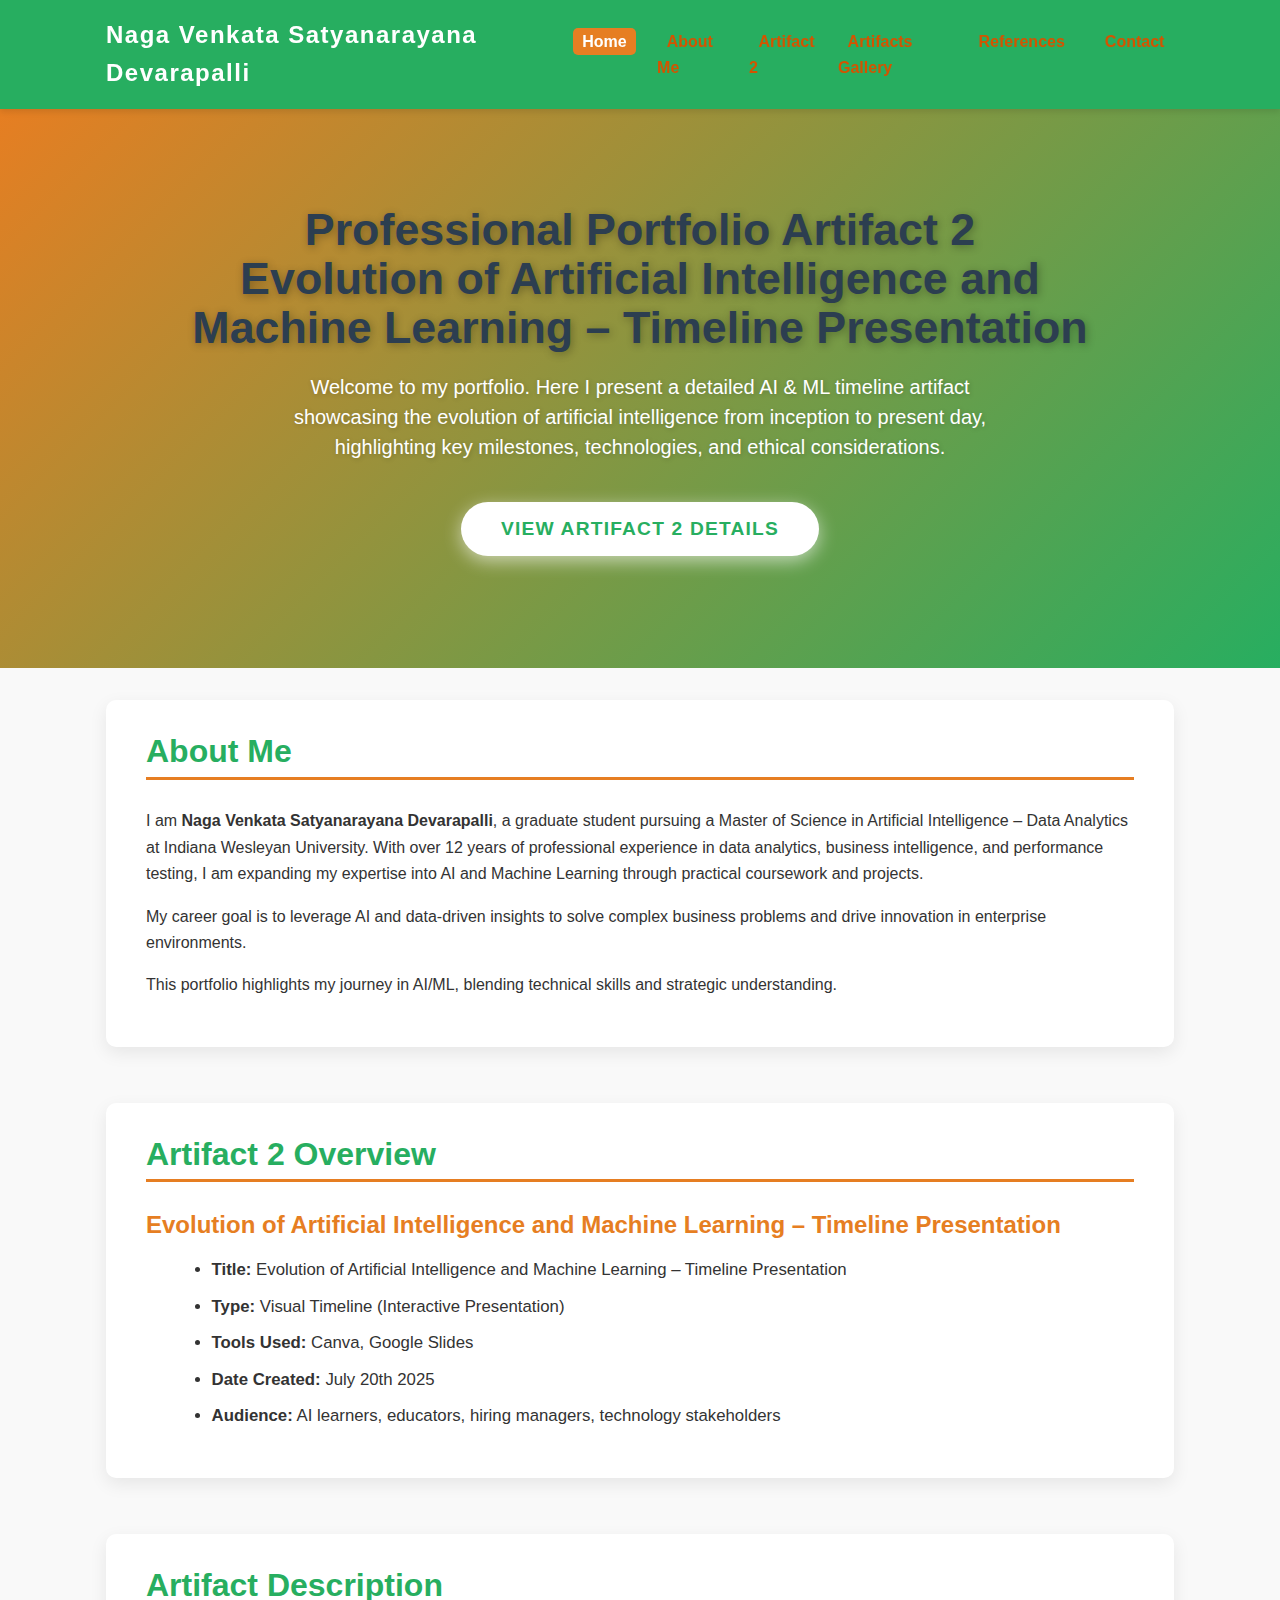
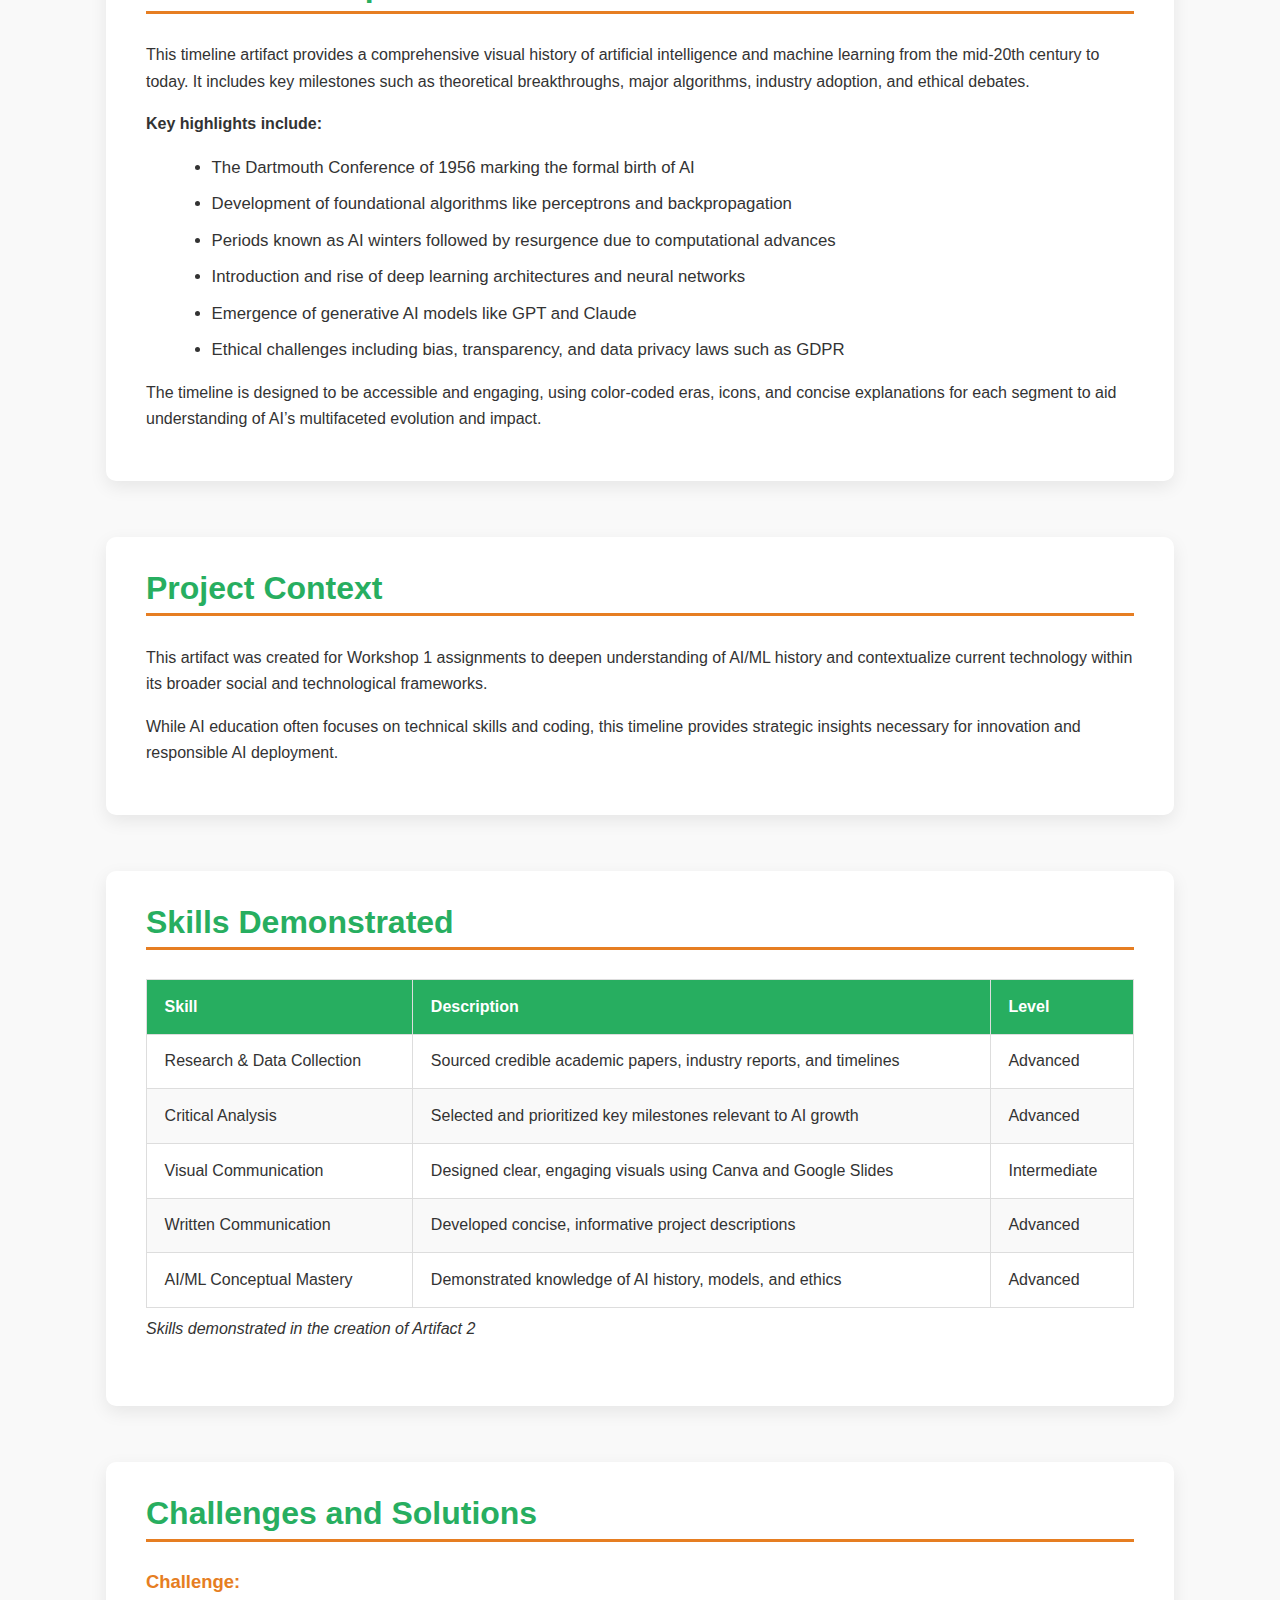
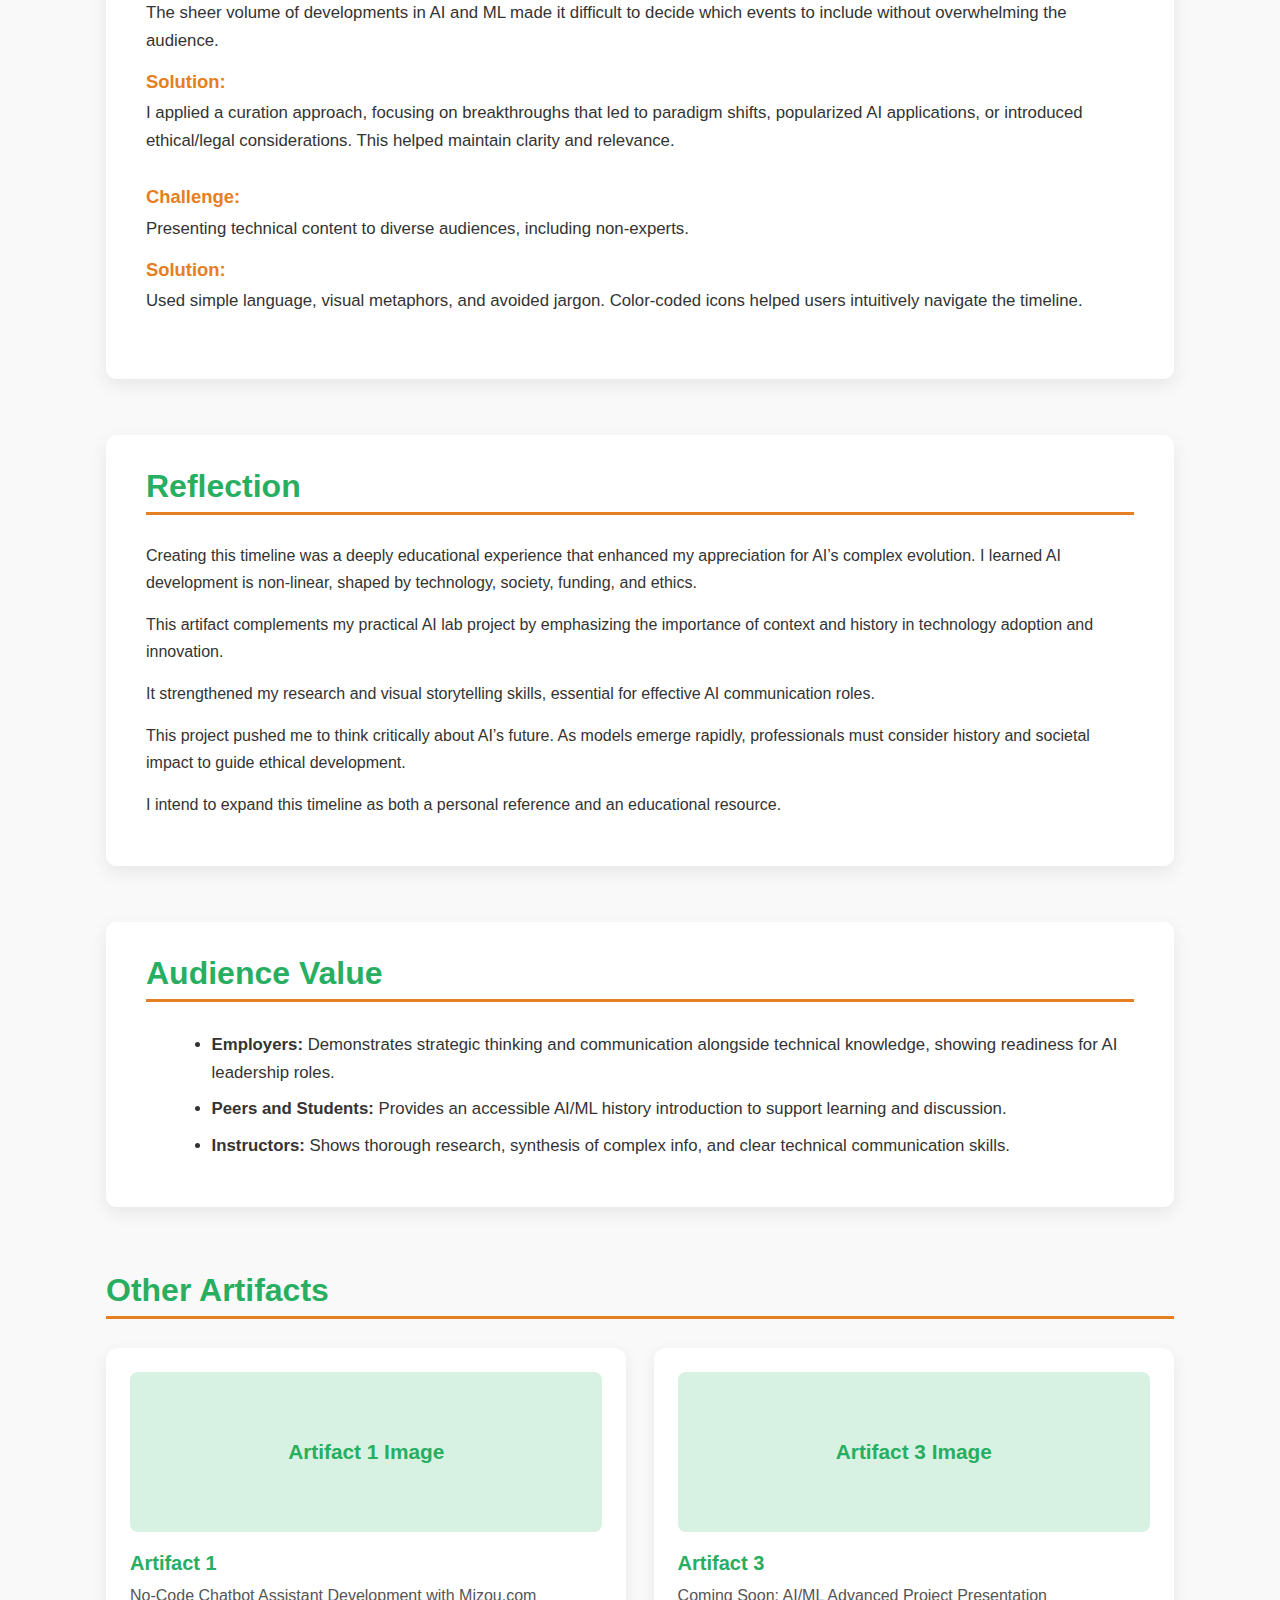
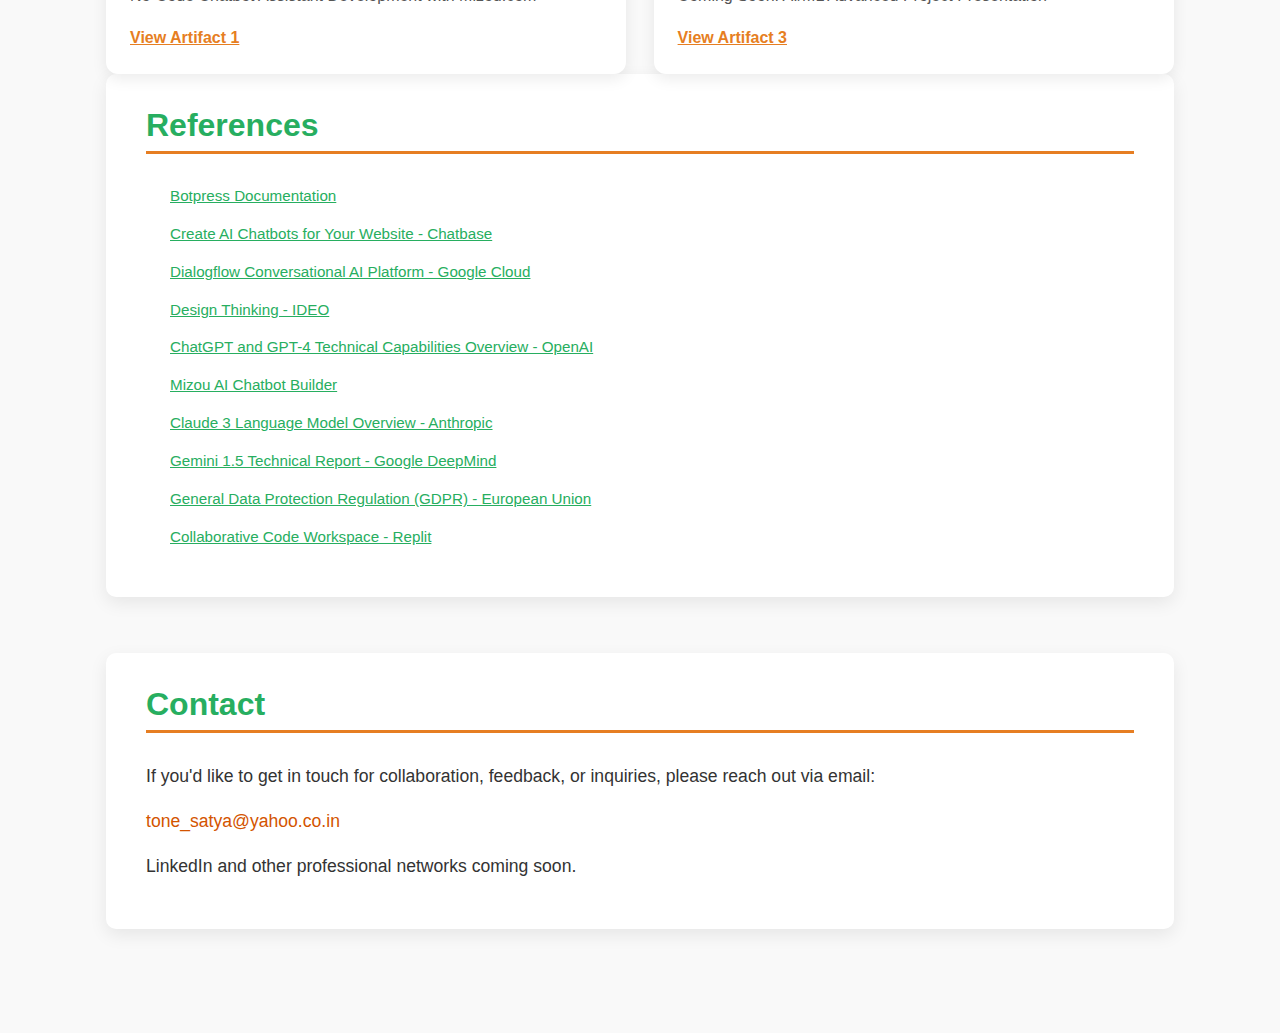
<file: artifact2.html>
<!DOCTYPE html>
<html lang="en">
<head>
  <meta charset="UTF-8" />
  <meta name="viewport" content="width=device-width, initial-scale=1" />
  <title>Professional Portfolio Artifact 2 - AI & ML Timeline | Naga Venkata Satyanarayana Devarapalli</title>
  <meta name="description" content="Portfolio Artifact 2: Evolution of Artificial Intelligence and Machine Learning Timeline Presentation by Naga Venkata Satyanarayana Devarapalli" />
  <meta name="author" content="Naga Venkata Satyanarayana Devarapalli" />
  <style>
    /* Reset & Base */
    *, *::before, *::after {
      box-sizing: border-box;
    }
    html {
      scroll-behavior: smooth;
      font-size: 16px;
    }
    body {
      margin: 0;
      font-family: 'Segoe UI', Tahoma, Geneva, Verdana, sans-serif;
      background-color: #f9f9f9;
      color: #222;
      line-height: 1.6;
      min-height: 100vh;
      display: flex;
      flex-direction: column;
      transition: background-color 0.3s ease, color 0.3s ease;
    }
    a {
      color: #d35400;
      text-decoration: none;
      transition: color 0.3s ease;
    }
    a:hover, a:focus {
      color: #27ae60;
      outline: none;
    }
    h1, h2, h3, h4, h5 {
      margin-top: 0;
      font-weight: 700;
      line-height: 1.2;
      color: #2c3e50;
    }
    p {
      margin: 0 0 1rem;
      font-size: 1rem;
    }
    ul, ol {
      margin: 0 0 1rem 1.5rem;
      font-size: 1rem;
    }
    /* Container */
    .container {
      max-width: 1100px;
      margin: 2rem auto 3rem;
      padding: 0 1rem;
      flex-grow: 1;
    }

    /* Header */
    header {
      background-color: #27ae60;
      color: white;
      position: sticky;
      top: 0;
      z-index: 10000;
      box-shadow: 0 3px 6px rgba(0,0,0,0.1);
    }
    .nav-wrapper {
      max-width: 1100px;
      margin: 0 auto;
      padding: 1rem 1rem;
      display: flex;
      justify-content: space-between;
      align-items: center;
    }
    .logo {
      font-weight: 800;
      font-size: 1.5rem;
      letter-spacing: 1.5px;
      user-select: none;
    }
    nav ul {
      list-style: none;
      display: flex;
      gap: 1.3rem;
      margin: 0;
      padding: 0;
    }
    nav ul li a {
      font-weight: 600;
      font-size: 1rem;
      padding: 0.3rem 0.6rem;
      border-radius: 5px;
      transition: background-color 0.3s ease;
    }
    nav ul li a:hover,
    nav ul li a:focus,
    nav ul li a.active {
      background-color: #e67e22;
      color: white;
      outline: none;
    }
    /* Hamburger for Mobile */
    .hamburger {
      display: none;
      flex-direction: column;
      gap: 5px;
      cursor: pointer;
    }
    .hamburger div {
      width: 25px;
      height: 3px;
      background-color: white;
      border-radius: 2px;
    }
    @media (max-width: 768px) {
      nav ul {
        position: fixed;
        top: 60px;
        right: 0;
        background: #27ae60;
        flex-direction: column;
        width: 240px;
        height: calc(100% - 60px);
        transform: translateX(100%);
        transition: transform 0.3s ease-in-out;
        padding-top: 1.5rem;
        border-left: 4px solid #e67e22;
        z-index: 10001;
      }
      nav ul.open {
        transform: translateX(0);
      }
      nav ul li {
        margin-bottom: 1.5rem;
        text-align: center;
      }
      .hamburger {
        display: flex;
      }
    }

    /* Hero Section */
    .hero {
      background: linear-gradient(135deg, #e67e22, #27ae60);
      color: white;
      padding: 6rem 1rem 7rem;
      text-align: center;
      user-select: none;
    }
    .hero h1 {
      font-size: 2.8rem;
      max-width: 900px;
      margin: 0 auto 1.2rem;
      text-shadow: 1.5px 1.5px 8px rgba(0,0,0,0.3);
      line-height: 1.1;
    }
    .hero p {
      font-size: 1.25rem;
      max-width: 700px;
      margin: 0 auto 2.5rem;
      text-shadow: 1px 1px 5px rgba(0,0,0,0.2);
      line-height: 1.5;
    }
    .btn-primary {
      background-color: white;
      color: #27ae60;
      font-weight: 700;
      padding: 1rem 2.5rem;
      border: none;
      border-radius: 30px;
      cursor: pointer;
      font-size: 1.2rem;
      box-shadow: 0 5px 18px rgba(255,255,255,0.6);
      transition: all 0.3s ease;
      text-transform: uppercase;
      letter-spacing: 1.2px;
      user-select: none;
    }
    .btn-primary:hover,
    .btn-primary:focus {
      background-color: #e67e22;
      color: white;
      outline: none;
      box-shadow: 0 7px 24px rgba(230, 126, 34, 0.9);
    }

    /* Section Titles */
    h2 {
      border-bottom: 3px solid #e67e22;
      padding-bottom: 0.4rem;
      margin-bottom: 1.8rem;
      font-size: 2rem;
      color: #27ae60;
    }
    h3 {
      margin-bottom: 1rem;
      color: #e67e22;
      font-size: 1.5rem;
    }

    /* Content Boxes */
    section.content-box {
      background: white;
      padding: 2rem 2.5rem;
      border-radius: 10px;
      box-shadow: 0 6px 18px rgba(0,0,0,0.08);
      margin-bottom: 3.5rem;
      line-height: 1.65;
      font-size: 1.1rem;
      color: #333;
      transition: box-shadow 0.3s ease;
    }
    section.content-box:hover,
    section.content-box:focus-within {
      box-shadow: 0 9px 30px rgba(0,0,0,0.12);
      outline: none;
    }
    /* Lists */
    ul.keypoints {
      list-style-type: disc;
      margin-left: 1.6rem;
      font-size: 1.05rem;
    }
    ul.keypoints li {
      margin-bottom: 0.55rem;
    }
    /* Tables */
    table {
      width: 100%;
      border-collapse: collapse;
      margin-bottom: 2rem;
      font-size: 1rem;
    }
    table thead tr {
      background-color: #27ae60;
      color: white;
    }
    table thead th, table tbody td {
      padding: 0.85rem 1.1rem;
      border: 1px solid #ddd;
      text-align: left;
    }
    table tbody tr:nth-child(even) {
      background-color: #f9f9f9;
    }
    /* Challenge & Solution pairs */
    .challenge-solution {
      margin-bottom: 2rem;
    }
    .challenge-solution h4 {
      color: #e67e22;
      margin-bottom: 0.4rem;
      font-size: 1.15rem;
    }
    .challenge-solution p {
      margin-top: 0;
      font-size: 1.05rem;
    }

    /* Gallery Grid */
    .gallery {
      margin-top: 4rem;
    }
    .gallery h2 {
      margin-bottom: 1.8rem;
      color: #27ae60;
    }
    .gallery-grid {
      display: grid;
      grid-template-columns: repeat(auto-fit, minmax(280px, 1fr));
      gap: 1.7rem;
    }
    .gallery-card {
      background: white;
      border-radius: 12px;
      box-shadow: 0 5px 15px rgba(0,0,0,0.08);
      padding: 1.5rem;
      display: flex;
      flex-direction: column;
      transition: box-shadow 0.3s ease;
      cursor: pointer;
    }
    .gallery-card:hover,
    .gallery-card:focus-within {
      box-shadow: 0 10px 30px rgba(0,0,0,0.14);
      outline: none;
    }
    .gallery-image {
      height: 160px;
      background-color: #d7f2e3;
      border-radius: 8px;
      margin-bottom: 1.2rem;
      display: flex;
      justify-content: center;
      align-items: center;
      font-weight: 700;
      font-size: 1.3rem;
      color: #27ae60;
      user-select: none;
      text-align: center;
    }
    .gallery-title {
      font-weight: 700;
      font-size: 1.25rem;
      color: #27ae60;
      margin-bottom: 0.5rem;
    }
    .gallery-description {
      font-size: 1rem;
      color: #555;
      flex-grow: 1;
      margin-bottom: 1rem;
    }
    .gallery-link {
      font-weight: 600;
      color: #e67e22;
      text-decoration: underline;
      align-self: flex-start;
    }
    .gallery-link:hover,
    .gallery-link:focus {
      color: #27ae60;
    }

    /* References Section */
    .references ul {
      list-style-type: none;
      padding-left: 0;
      font-size: 0.95rem;
    }
    .references ul li {
      margin-bottom: 0.8rem;
    }
    .references ul li a {
      color: #27ae60;
      text-decoration: underline;
    }
    .references ul li a:hover,
    .references ul li a:focus {
      color: #e67e22;
      outline: none;
    }

    /* Contact Section */
    .contact p {
      font-size: 1.1rem;
    }

    /* Back to Top Button */
    #backToTopBtn {
      position: fixed;
      bottom: 40px;
      right: 30px;
      background-color: #27ae60;
      color: white;
      border: none;
      outline: none;
      width: 50px;
      height: 50px;
      border-radius: 50%;
      font-size: 26px;
      cursor: pointer;
      opacity: 0;
      pointer-events: none;
      transition: opacity 0.4s ease;
      z-index: 11000;
      user-select: none;
    }
    #backToTopBtn.show {
      opacity: 1;
      pointer-events: auto;
    }

    /* Dark Mode */
    body.dark-mode {
      background-color: #121212;
      color: #ddd;
    }
    body.dark-mode a {
      color: #f39c12;
    }
    body.dark-mode a:hover,
    body.dark-mode a:focus {
      color: #2ecc71;
    }
    body.dark-mode header {
      background-color: #1e1e1e;
      box-shadow: 0 2px 5px rgba(255,255,255,0.1);
    }
    body.dark-mode nav ul li a {
      color: #ddd;
    }
    body.dark-mode nav ul li a:hover,
    body.dark-mode nav ul li a:focus,
    body.dark-mode nav ul li a.active {
      background-color: #f39c12;
      color: #121212;
    }
    body.dark-mode .hero {
      background: linear-gradient(135deg, #f39c12, #27ae60);
      color: #121212;
      text-shadow: none;
    }
    body.dark-mode .btn-primary {
      background-color: #27ae60;
      color: #121212;
      box-shadow: none;
    }
    body.dark-mode .btn-primary:hover,
    body.dark-mode .btn-primary:focus {
      background-color: #f39c12;
      color: #121212;
    }
    body.dark-mode section.content-box {
      background-color: #1e1e1e;
      box-shadow: 0 0 12px rgba(255,255,255,0.1);
      color: #ddd;
    }
    body.dark-mode table thead tr {
      background-color: #27ae60;
      color: #121212;
    }

    /* Responsive typography */
    @media (max-width: 480px) {
      html {
        font-size: 14px;
      }
      .hero h1 {
        font-size: 2rem;
      }
      h2 {
        font-size: 1.6rem;
      }
      h3 {
        font-size: 1.25rem;
      }
      .btn-primary {
        padding: 0.7rem 1.8rem;
        font-size: 1rem;
      }
      table thead th, table tbody td {
        padding: 0.45rem 0.6rem;
      }
    }
  </style>
</head>
<body>

  <!-- HEADER -->
  <header role="banner">
    <div class="nav-wrapper">
      <div class="logo" tabindex="0" aria-label="Portfolio owner name">
        Naga Venkata Satyanarayana Devarapalli
      </div>
      <nav role="navigation" aria-label="Primary navigation">
        <ul id="navLinks">
          <li><a href="#home" class="active">Home</a></li>
          <li><a href="#about-me">About Me</a></li>
          <li><a href="#artifact2">Artifact 2</a></li>
          <li><a href="#gallery">Artifacts Gallery</a></li>
          <li><a href="#references">References</a></li>
          <li><a href="#contact">Contact</a></li>
        </ul>
        <button class="hamburger" id="hamburger" aria-label="Toggle navigation menu" aria-expanded="false" aria-controls="navLinks">
          <div></div>
          <div></div>
          <div></div>
        </button>
      </nav>
    </div>
  </header>

  <!-- HERO SECTION -->
  <section id="home" class="hero" tabindex="0" aria-label="Portfolio introduction">
    <h1>Professional Portfolio Artifact 2<br>Evolution of Artificial Intelligence and Machine Learning – Timeline Presentation</h1>
    <p>Welcome to my portfolio. Here I present a detailed AI & ML timeline artifact showcasing the evolution of artificial intelligence from inception to present day, highlighting key milestones, technologies, and ethical considerations.</p>
    <button class="btn-primary" onclick="document.getElementById('artifact2').scrollIntoView({behavior:'smooth'})" aria-label="Jump to Artifact 2 details">
      View Artifact 2 Details
    </button>
  </section>

  <!-- MAIN CONTENT -->
  <main class="container" role="main">

    <!-- ABOUT ME -->
    <section id="about-me" class="content-box" tabindex="0" aria-labelledby="about-me-title">
      <h2 id="about-me-title">About Me</h2>
      <p>I am <strong>Naga Venkata Satyanarayana Devarapalli</strong>, a graduate student pursuing a Master of Science in Artificial Intelligence – Data Analytics at Indiana Wesleyan University. With over 12 years of professional experience in data analytics, business intelligence, and performance testing, I am expanding my expertise into AI and Machine Learning through practical coursework and projects.</p>
      <p>My career goal is to leverage AI and data-driven insights to solve complex business problems and drive innovation in enterprise environments.</p>
      <p>This portfolio highlights my journey in AI/ML, blending technical skills and strategic understanding.</p>
    </section>

    <!-- ARTIFACT 2 OVERVIEW -->
    <section id="artifact2" class="content-box" tabindex="0" aria-labelledby="artifact2-title">
      <h2 id="artifact2-title">Artifact 2 Overview</h2>
      <h3>Evolution of Artificial Intelligence and Machine Learning – Timeline Presentation</h3>
      <ul class="keypoints" aria-label="Artifact details">
        <li><strong>Title:</strong> Evolution of Artificial Intelligence and Machine Learning – Timeline Presentation</li>
        <li><strong>Type:</strong> Visual Timeline (Interactive Presentation)</li>
        <li><strong>Tools Used:</strong> Canva, Google Slides</li>
        <li><strong>Date Created:</strong> July 20th 2025</li>
        <li><strong>Audience:</strong> AI learners, educators, hiring managers, technology stakeholders</li>
      </ul>
    </section>

    <!-- ARTIFACT DESCRIPTION -->
    <section class="content-box" tabindex="0" aria-labelledby="artifact2-description-title">
      <h2 id="artifact2-description-title">Artifact Description</h2>
      <p>This timeline artifact provides a comprehensive visual history of artificial intelligence and machine learning from the mid-20th century to today. It includes key milestones such as theoretical breakthroughs, major algorithms, industry adoption, and ethical debates.</p>
      <p><strong>Key highlights include:</strong></p>
      <ul class="keypoints">
        <li>The Dartmouth Conference of 1956 marking the formal birth of AI</li>
        <li>Development of foundational algorithms like perceptrons and backpropagation</li>
        <li>Periods known as AI winters followed by resurgence due to computational advances</li>
        <li>Introduction and rise of deep learning architectures and neural networks</li>
        <li>Emergence of generative AI models like GPT and Claude</li>
        <li>Ethical challenges including bias, transparency, and data privacy laws such as GDPR</li>
      </ul>
      <p>The timeline is designed to be accessible and engaging, using color-coded eras, icons, and concise explanations for each segment to aid understanding of AI’s multifaceted evolution and impact.</p>
    </section>

    <!-- PROJECT CONTEXT -->
    <section class="content-box" tabindex="0" aria-labelledby="artifact2-project-context-title">
      <h2 id="artifact2-project-context-title">Project Context</h2>
      <p>This artifact was created for Workshop 1 assignments to deepen understanding of AI/ML history and contextualize current technology within its broader social and technological frameworks.</p>
      <p>While AI education often focuses on technical skills and coding, this timeline provides strategic insights necessary for innovation and responsible AI deployment.</p>
    </section>

    <!-- SKILLS DEMONSTRATED -->
    <section class="content-box" tabindex="0" aria-labelledby="artifact2-skills-title">
      <h2 id="artifact2-skills-title">Skills Demonstrated</h2>
      <table aria-describedby="artifact2-skills-desc" role="table">
        <caption id="artifact2-skills-desc" style="caption-side: bottom; text-align: left; padding-top: 0.5rem; font-style: italic;">
          Skills demonstrated in the creation of Artifact 2
        </caption>
        <thead>
          <tr>
            <th scope="col">Skill</th>
            <th scope="col">Description</th>
            <th scope="col">Level</th>
          </tr>
        </thead>
        <tbody>
          <tr>
            <td>Research &amp; Data Collection</td>
            <td>Sourced credible academic papers, industry reports, and timelines</td>
            <td>Advanced</td>
          </tr>
          <tr>
            <td>Critical Analysis</td>
            <td>Selected and prioritized key milestones relevant to AI growth</td>
            <td>Advanced</td>
          </tr>
          <tr>
            <td>Visual Communication</td>
            <td>Designed clear, engaging visuals using Canva and Google Slides</td>
            <td>Intermediate</td>
          </tr>
          <tr>
            <td>Written Communication</td>
            <td>Developed concise, informative project descriptions</td>
            <td>Advanced</td>
          </tr>
          <tr>
            <td>AI/ML Conceptual Mastery</td>
            <td>Demonstrated knowledge of AI history, models, and ethics</td>
            <td>Advanced</td>
          </tr>
        </tbody>
      </table>
    </section>

    <!-- CHALLENGES AND SOLUTIONS -->
    <section class="content-box" tabindex="0" aria-labelledby="artifact2-challenges-title">
      <h2 id="artifact2-challenges-title">Challenges and Solutions</h2>

      <div class="challenge-solution" tabindex="0" aria-label="Challenge 1">
        <h4>Challenge:</h4>
        <p>The sheer volume of developments in AI and ML made it difficult to decide which events to include without overwhelming the audience.</p>
        <h4>Solution:</h4>
        <p>I applied a curation approach, focusing on breakthroughs that led to paradigm shifts, popularized AI applications, or introduced ethical/legal considerations. This helped maintain clarity and relevance.</p>
      </div>

      <div class="challenge-solution" tabindex="0" aria-label="Challenge 2">
        <h4>Challenge:</h4>
        <p>Presenting technical content to diverse audiences, including non-experts.</p>
        <h4>Solution:</h4>
        <p>Used simple language, visual metaphors, and avoided jargon. Color-coded icons helped users intuitively navigate the timeline.</p>
      </div>
    </section>

    <!-- REFLECTION -->
    <section class="content-box" tabindex="0" aria-labelledby="artifact2-reflection-title">
      <h2 id="artifact2-reflection-title">Reflection</h2>
      <p>Creating this timeline was a deeply educational experience that enhanced my appreciation for AI’s complex evolution. I learned AI development is non-linear, shaped by technology, society, funding, and ethics.</p>
      <p>This artifact complements my practical AI lab project by emphasizing the importance of context and history in technology adoption and innovation.</p>
      <p>It strengthened my research and visual storytelling skills, essential for effective AI communication roles.</p>
      <p>This project pushed me to think critically about AI’s future. As models emerge rapidly, professionals must consider history and societal impact to guide ethical development.</p>
      <p>I intend to expand this timeline as both a personal reference and an educational resource.</p>
    </section>

    <!-- AUDIENCE VALUE -->
    <section class="content-box" tabindex="0" aria-labelledby="artifact2-audience-title">
      <h2 id="artifact2-audience-title">Audience Value</h2>
      <ul class="keypoints">
        <li><strong>Employers:</strong> Demonstrates strategic thinking and communication alongside technical knowledge, showing readiness for AI leadership roles.</li>
        <li><strong>Peers and Students:</strong> Provides an accessible AI/ML history introduction to support learning and discussion.</li>
        <li><strong>Instructors:</strong> Shows thorough research, synthesis of complex info, and clear technical communication skills.</li>
      </ul>
    </section>

    <!-- ARTIFACTS GALLERY -->
    <section id="gallery" class="gallery" tabindex="0" aria-label="Artifacts Gallery">
      <h2>Other Artifacts</h2>
      <div class="gallery-grid" role="list">
        <article class="gallery-card" tabindex="0" role="listitem" aria-label="Artifact 1 - AI Lab Chatbot Assistant">
          <div class="gallery-image" aria-hidden="true">Artifact 1 Image</div>
          <h3 class="gallery-title">Artifact 1</h3>
          <p class="gallery-description">No-Code Chatbot Assistant Development with Mizou.com</p>
          <a href="#artifact1" class="gallery-link" onclick="scrollToSection('artifact1')" aria-label="View details of Artifact 1">View Artifact 1</a>
        </article>
        <article class="gallery-card" tabindex="0" role="listitem" aria-label="Artifact 3 - Upcoming Artifact">
          <div class="gallery-image" aria-hidden="true">Artifact 3 Image</div>
          <h3 class="gallery-title">Artifact 3</h3>
          <p class="gallery-description">Coming Soon: AI/ML Advanced Project Presentation</p>
          <a href="#artifact3" class="gallery-link" onclick="scrollToSection('artifact3')" aria-label="View details of Artifact 3">View Artifact 3</a>
        </article>
      </div>
    </section>

    <!-- REFERENCES -->
    <section id="references" class="references content-box" tabindex="0" aria-labelledby="references-title">
      <h2 id="references-title">References</h2>
      <ul>
        <li><a href="https://botpress.com/docs" target="_blank" rel="noopener noreferrer">Botpress Documentation</a></li>
        <li><a href="https://www.chatbase.co/" target="_blank" rel="noopener noreferrer">Create AI Chatbots for Your Website - Chatbase</a></li>
        <li><a href="https://cloud.google.com/dialogflow" target="_blank" rel="noopener noreferrer">Dialogflow Conversational AI Platform - Google Cloud</a></li>
        <li><a href="https://designthinking.ideo.com/" target="_blank" rel="noopener noreferrer">Design Thinking - IDEO</a></li>
        <li><a href="https://openai.com/gpt-4" target="_blank" rel="noopener noreferrer">ChatGPT and GPT-4 Technical Capabilities Overview - OpenAI</a></li>
        <li><a href="https://mizou.com" target="_blank" rel="noopener noreferrer">Mizou AI Chatbot Builder</a></li>
        <li><a href="https://www.anthropic.com/index/claude" target="_blank" rel="noopener noreferrer">Claude 3 Language Model Overview - Anthropic</a></li>
        <li><a href="https://deepmind.google/technologies/gemini/" target="_blank" rel="noopener noreferrer">Gemini 1.5 Technical Report - Google DeepMind</a></li>
        <li><a href="https://gdpr.eu/" target="_blank" rel="noopener noreferrer">General Data Protection Regulation (GDPR) - European Union</a></li>
        <li><a href="https://replit.com" target="_blank" rel="noopener noreferrer">Collaborative Code Workspace - Replit</a></li>
      </ul>
    </section>

    <!-- CONTACT -->
    <section id="contact" class="contact content-box" tabindex="0" aria-labelledby="contact-title">
      <h2 id="contact-title">Contact</h2>
      <p>If you'd like to get in touch for collaboration, feedback, or inquiries, please reach out via email:</p>
      <p><a href="mailto:tone_satya@yahoo.co.in" aria-label="Send email to Naga Venkata Satyanarayana Devarapalli">tone_satya@yahoo.co.in</a></p>
      <p>LinkedIn and other professional networks coming soon.</p>
    </section>

  </main>

  <!-- BACK TO TOP BUTTON -->
  <button id="backToTopBtn" aria-label="Back to top">&#8679;</button>

  <!-- SCRIPTS -->
  <script>
    // Hamburger toggle for mobile navigation
    const hamburger = document.getElementById('hamburger');
    const navLinks = document.getElementById('navLinks');

    hamburger.addEventListener('click', () => {
      const expanded = hamburger.getAttribute('aria-expanded') === 'true' || false;
      hamburger.setAttribute('aria-expanded', !expanded);
      navLinks.classList.toggle('open');
    });

    // Close mobile menu when a link is clicked
    navLinks.querySelectorAll('a').forEach(link => {
      link.addEventListener('click', () => {
        if(navLinks.classList.contains('open')){
          navLinks.classList.remove('open');
          hamburger.setAttribute('aria-expanded', false);
        }
      });
    });

    // Smooth scroll function used for gallery links
    function scrollToSection(id){
      const el = document.getElementById(id);
      if(el) el.scrollIntoView({behavior: 'smooth'});
    }

    // Active nav link highlight on scroll
    const sections = document.querySelectorAll('main section, .hero');
    const navItems = document.querySelectorAll('nav ul li a');

    window.addEventListener('scroll', () => {
      let currentSection = '';
      sections.forEach(section => {
        const sectionTop = section.offsetTop - 100;
        if(pageYOffset >= sectionTop){
          currentSection = section.getAttribute('id');
        }
      });
      navItems.forEach(link => {
        link.classList.remove('active');
        if(link.getAttribute('href').substring(1) === currentSection){
          link.classList.add('active');
        }
      });
    });

    // Back to top button
    const backToTopBtn = document.getElementById('backToTopBtn');

    window.addEventListener('scroll', () => {
      if(window.scrollY > 400){
        backToTopBtn.classList.add('show');
      } else {
        backToTopBtn.classList.remove('show');
      }
    });

    backToTopBtn.addEventListener('click', () => {
      window.scrollTo({top: 0, behavior: 'smooth'});
    });

    // Dark mode toggle via keyboard shortcut (D key)
    let darkMode = false;
    document.addEventListener('keydown', (e) => {
      if(e.key.toLowerCase() === 'd'){
        darkMode = !darkMode;
        document.body.classList.toggle('dark-mode', darkMode);
      }
    });
  </script>
</body>
</html>
</file>
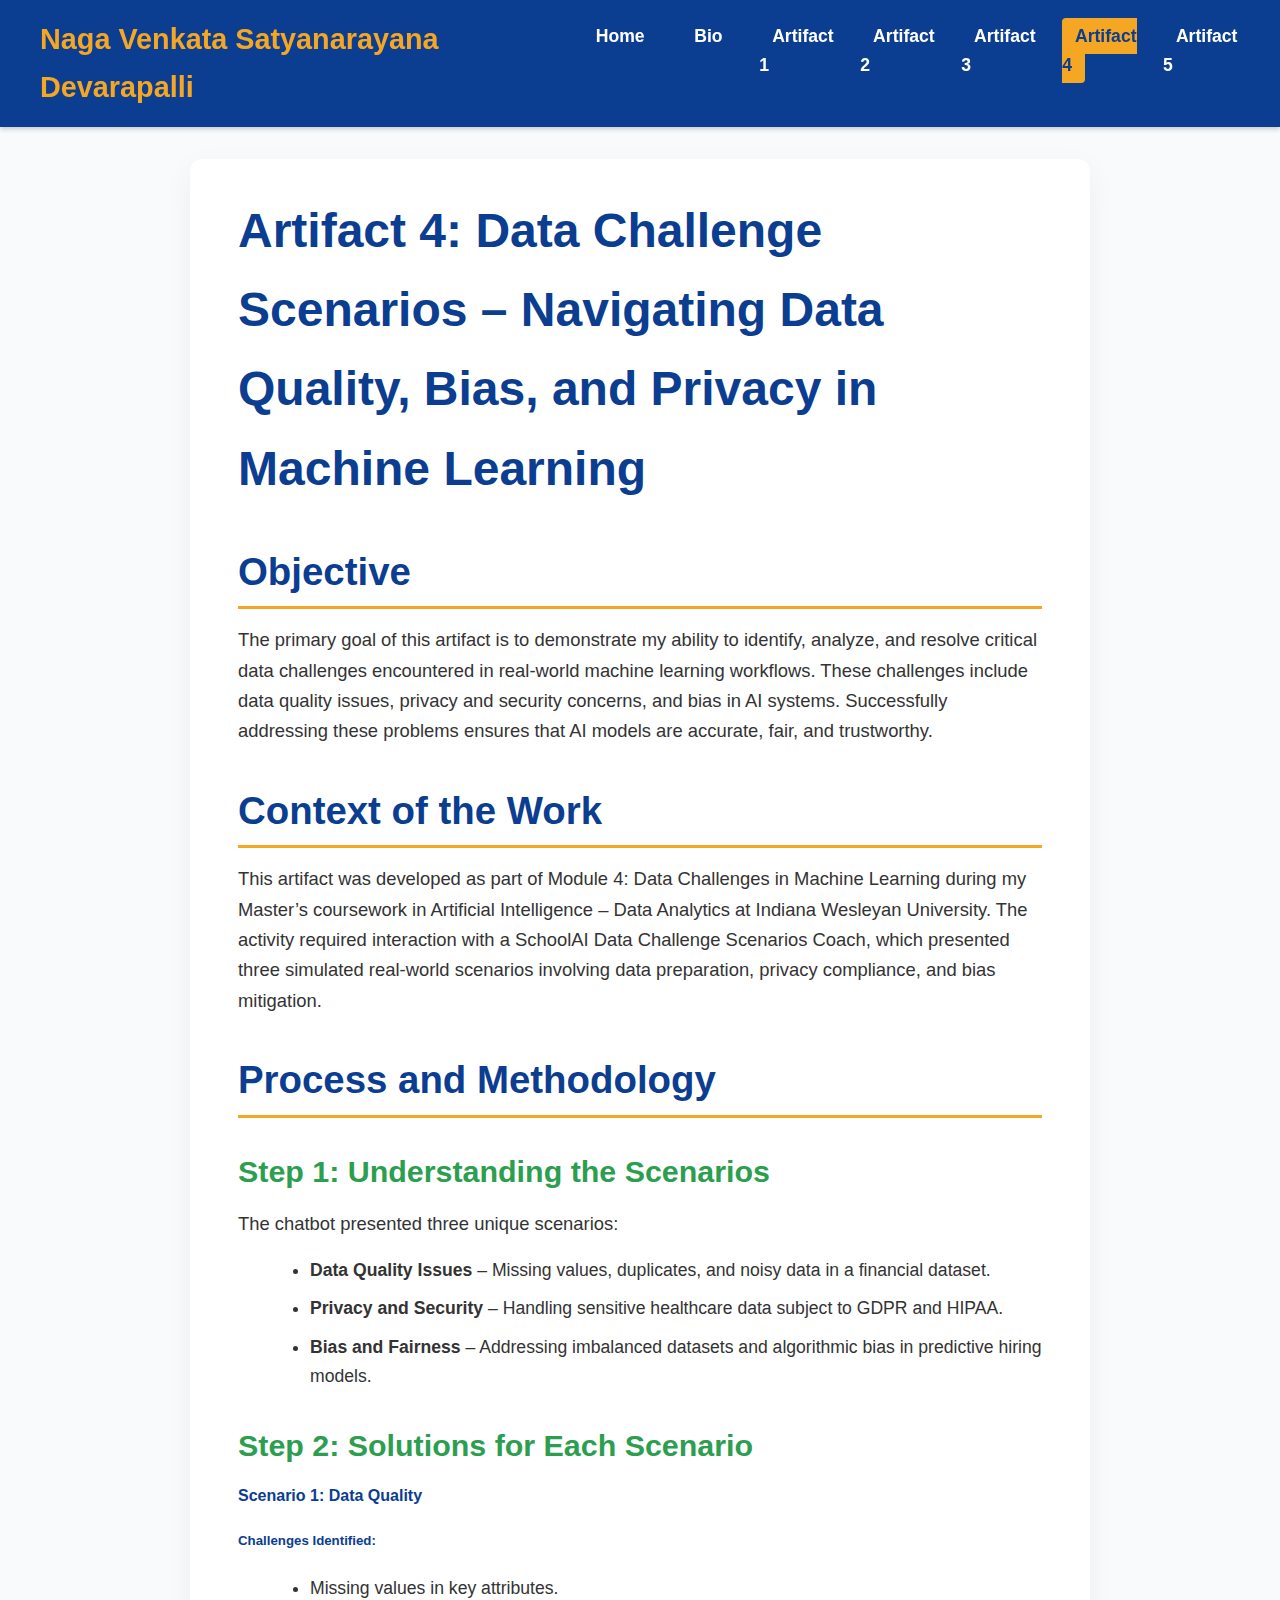
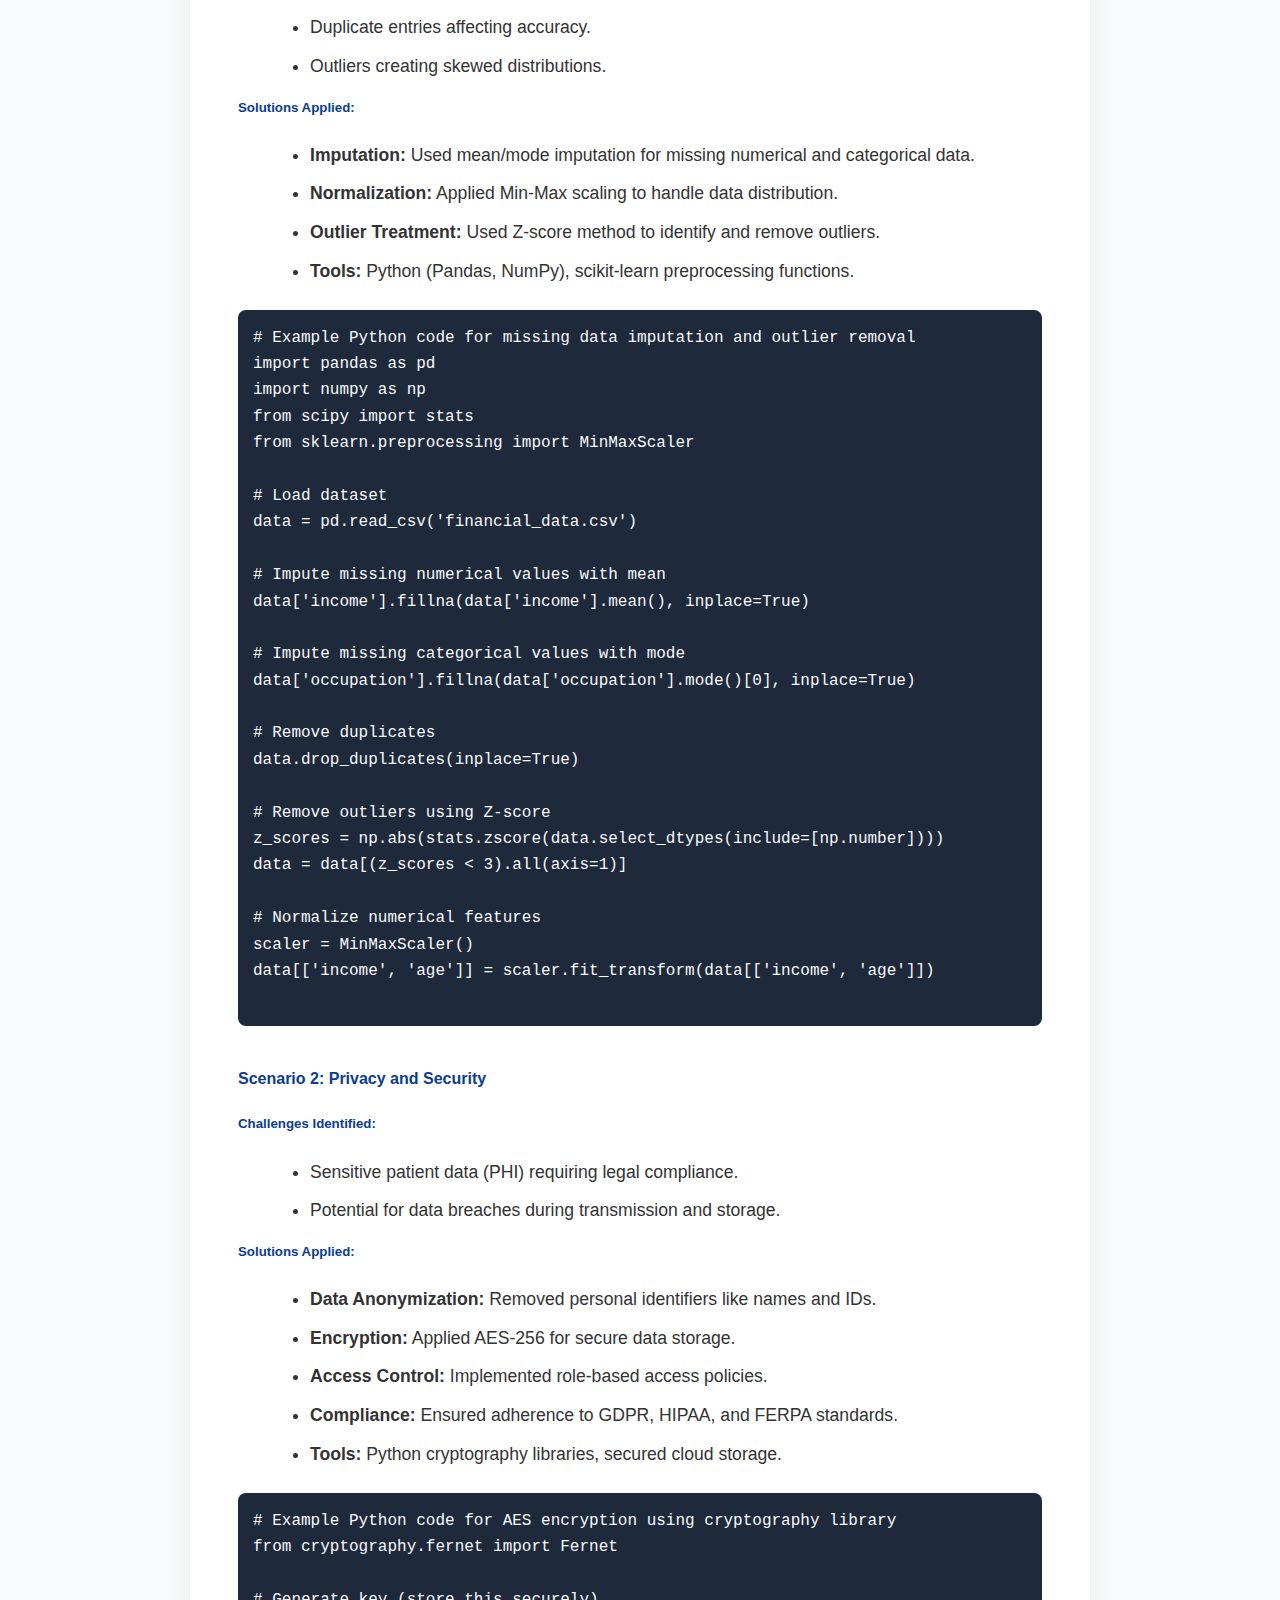
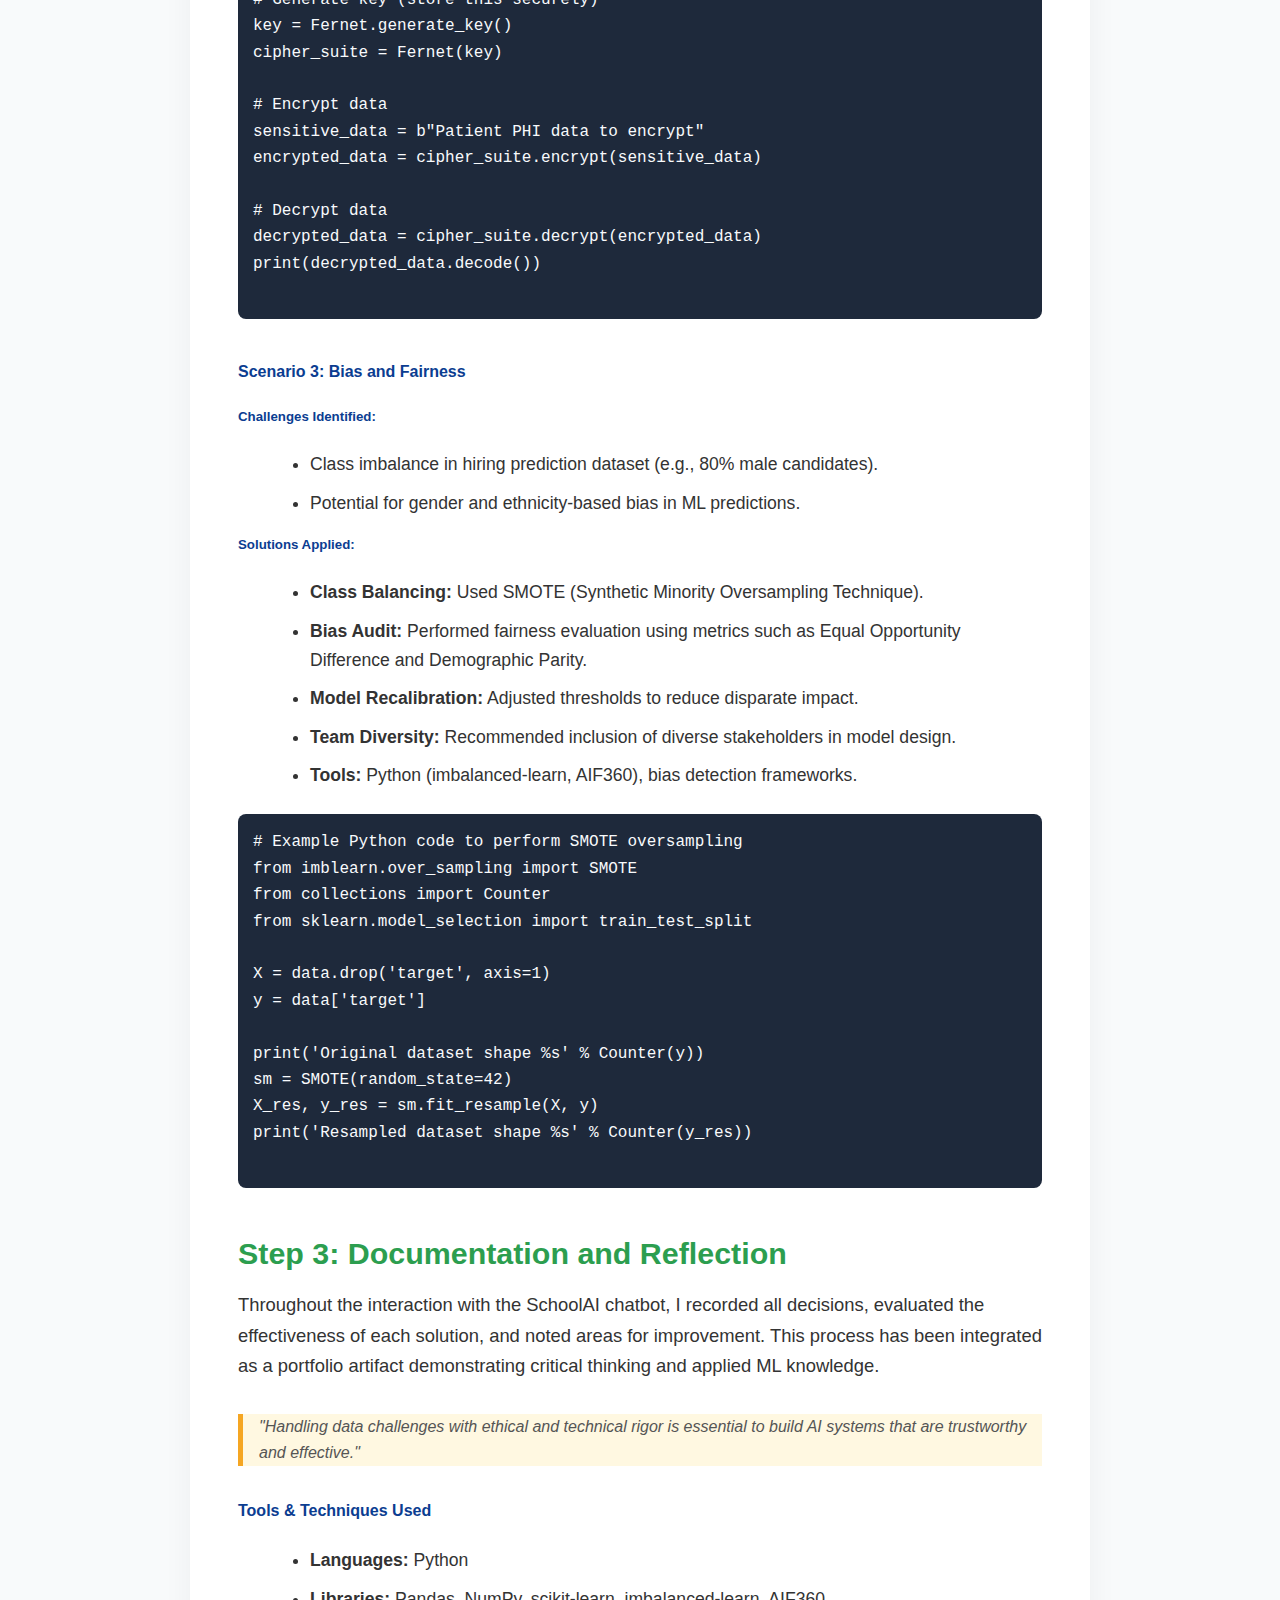
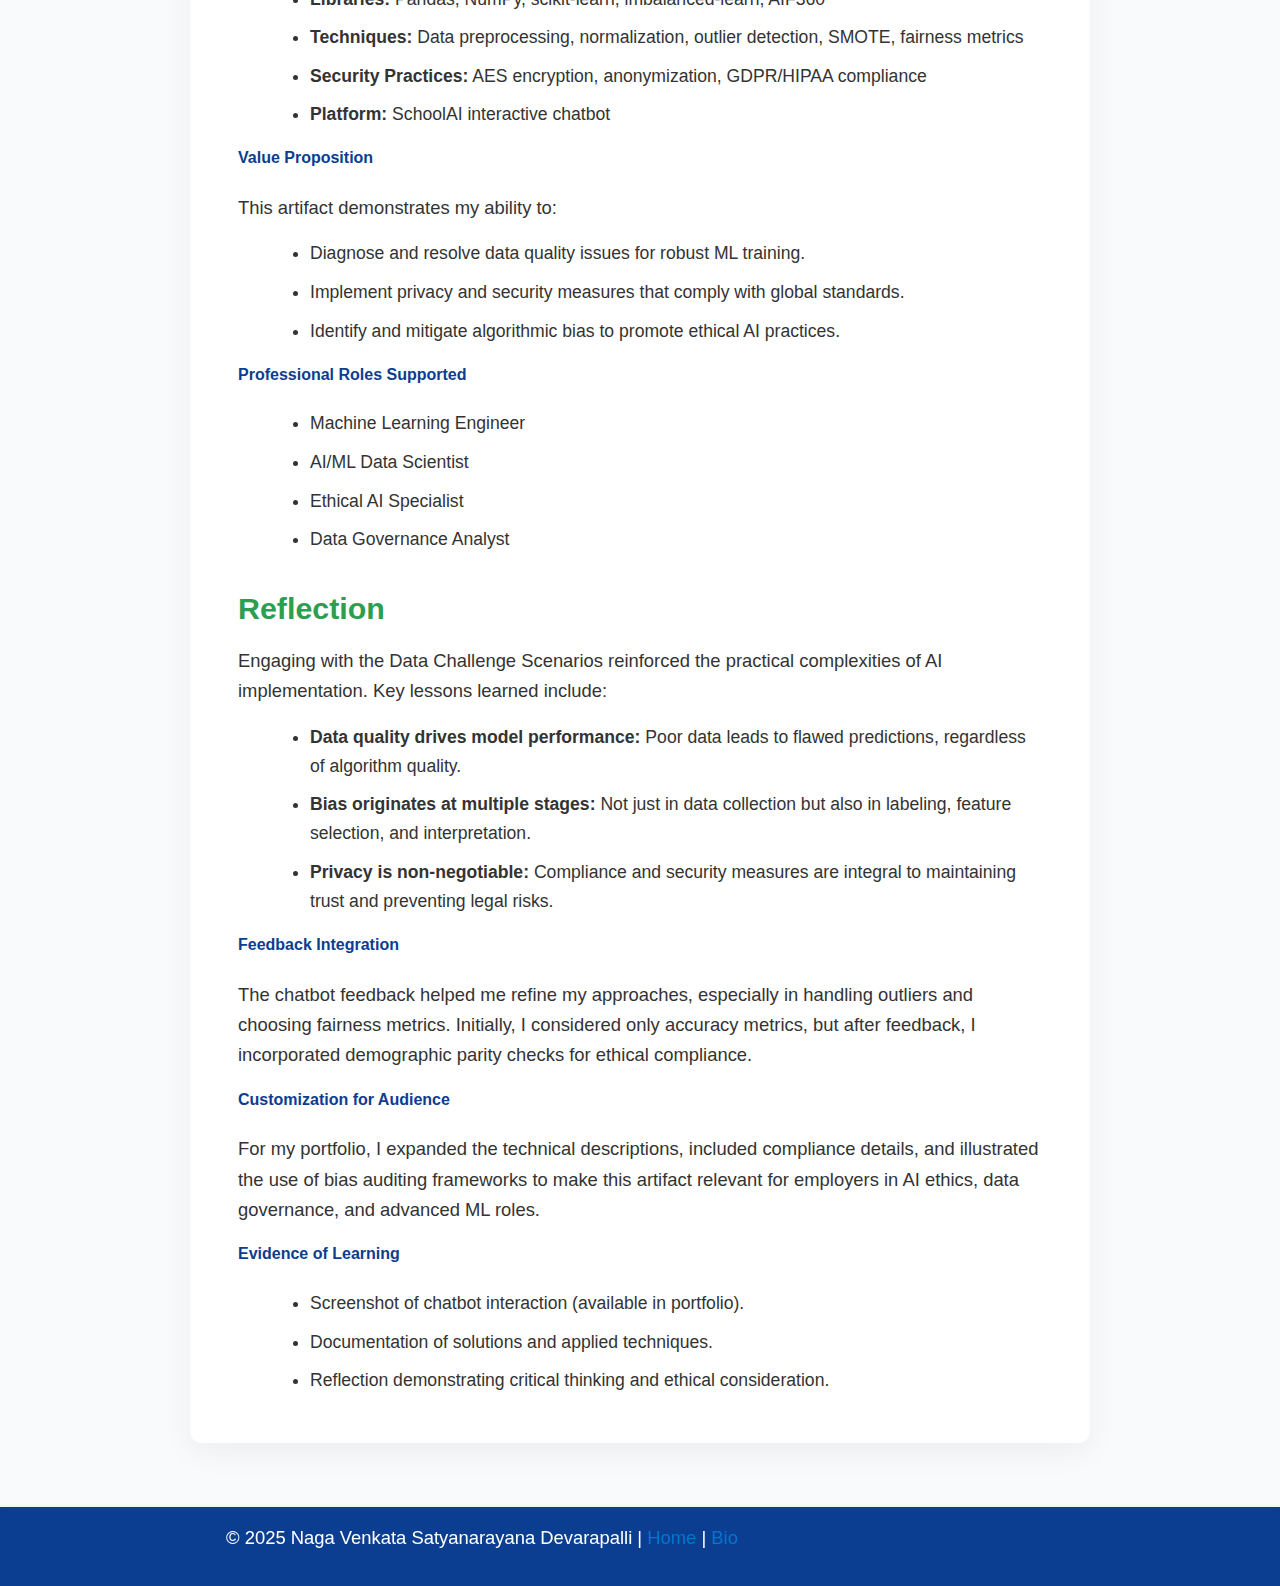
<file: artifact4.html>
<!DOCTYPE html>
<html lang="en">
<head>
<meta charset="UTF-8" />
<meta name="viewport" content="width=device-width, initial-scale=1" />
<title>Artifact 4 - Data Challenge Scenarios: Addressing Real-World ML Data Issues</title>
<style>
  /* Reset & Base Styles */
  * {
    box-sizing: border-box;
  }
  body {
    font-family: 'Segoe UI', Tahoma, Geneva, Verdana, sans-serif;
    margin: 0;
    padding: 0;
    background-color: #f8fafb;
    color: #333;
    line-height: 1.65;
  }
  a {
    color: #0077cc;
    text-decoration: none;
  }
  a:hover {
    text-decoration: underline;
  }
  h1, h2, h3, h4, h5 {
    margin-top: 0;
    color: #0b3d91;
  }
  h1 {
    font-size: 3rem;
    margin-bottom: 0.5rem;
  }
  h2 {
    font-size: 2.4rem;
    margin-top: 2rem;
    margin-bottom: 1rem;
    border-bottom: 3px solid #f5a623;
    padding-bottom: 0.2rem;
  }
  h3 {
    font-size: 1.9rem;
    margin-top: 1.8rem;
    margin-bottom: 0.8rem;
    color: #2c9e4f;
  }
  p {
    max-width: 900px;
    margin: 0 0 1rem 0;
    font-size: 1.15rem;
  }
  ul, ol {
    max-width: 900px;
    margin: 0 0 1rem 2rem;
    font-size: 1.1rem;
  }
  ul li, ol li {
    margin-bottom: 0.6rem;
  }
  pre {
    background-color: #1e293b;
    color: #f8fafc;
    padding: 15px;
    border-radius: 8px;
    max-width: 900px;
    overflow-x: auto;
    font-family: 'Courier New', Courier, monospace;
    font-size: 1rem;
    margin: 1.5rem 0 2.5rem 0;
  }
  blockquote {
    border-left: 5px solid #f5a623;
    padding-left: 1rem;
    font-style: italic;
    color: #555;
    max-width: 900px;
    margin: 2rem 0;
    background-color: #fff8e1;
  }
  header, footer {
    background-color: #0b3d91;
    color: white;
    padding: 1rem 2rem;
    position: sticky;
    top: 0;
    z-index: 1000;
    box-shadow: 0 2px 5px rgba(0,0,0,0.2);
  }
  nav {
    display: flex;
    justify-content: space-between;
    align-items: center;
    max-width: 1200px;
    margin: 0 auto;
  }
  nav .logo {
    font-weight: 700;
    font-size: 1.8rem;
    color: #f5a623;
  }
  nav ul {
    list-style: none;
    display: flex;
    gap: 1.5rem;
  }
  nav ul li a {
    color: white;
    font-weight: 600;
    padding: 0.5rem 0.8rem;
    border-radius: 4px;
    transition: background-color 0.3s ease;
  }
  nav ul li a:hover,
  nav ul li a.active {
    background-color: #f5a623;
    color: #0b3d91;
  }
  main {
    max-width: 900px;
    margin: 2rem auto 4rem auto;
    background-color: white;
    padding: 2rem 3rem;
    border-radius: 12px;
    box-shadow: 0 10px 30px rgba(0,0,0,0.05);
  }
  footer {
    text-align: center;
    font-size: 0.9rem;
  }
  /* Responsive Design */
  @media (max-width: 768px) {
    main {
      padding: 1.5rem 1.5rem;
      margin: 1rem;
    }
    nav ul {
      flex-direction: column;
      gap: 0.5rem;
    }
  }
</style>
</head>
<body>

<header role="banner" aria-label="Primary Navigation">
  <nav role="navigation" aria-label="Main menu">
    <div class="logo" tabindex="0">Naga Venkata Satyanarayana Devarapalli</div>
    <ul role="menubar" aria-label="Primary Navigation Menu">
      <li role="none"><a href="../index.html" role="menuitem" tabindex="0">Home</a></li>
      <li role="none"><a href="../bio.html" role="menuitem" tabindex="0">Bio</a></li>
      <li role="none"><a href="artifact1.html" role="menuitem" tabindex="0">Artifact 1</a></li>
      <li role="none"><a href="artifact2.html" role="menuitem" tabindex="0">Artifact 2</a></li>
      <li role="none"><a href="artifact3.html" role="menuitem" tabindex="0">Artifact 3</a></li>
      <li role="none"><a href="artifact4.html" role="menuitem" tabindex="0" class="active">Artifact 4</a></li>
      <li role="none"><a href="artifact5.html" role="menuitem" tabindex="0">Artifact 5</a></li>
    </ul>
  </nav>
</header>

<main role="main" tabindex="0" aria-label="Artifact 4 Content">

  <h1>Artifact 4: Data Challenge Scenarios – Navigating Data Quality, Bias, and Privacy in Machine Learning</h1>

  <section aria-label="Objective">
    <h2>Objective</h2>
    <p>
      The primary goal of this artifact is to demonstrate my ability to identify, analyze, and resolve critical data challenges encountered in real-world machine learning workflows. These challenges include data quality issues, privacy and security concerns, and bias in AI systems. Successfully addressing these problems ensures that AI models are accurate, fair, and trustworthy.
    </p>
  </section>

  <section aria-label="Context of the Work">
    <h2>Context of the Work</h2>
    <p>
      This artifact was developed as part of Module 4: Data Challenges in Machine Learning during my Master’s coursework in Artificial Intelligence – Data Analytics at Indiana Wesleyan University. The activity required interaction with a SchoolAI Data Challenge Scenarios Coach, which presented three simulated real-world scenarios involving data preparation, privacy compliance, and bias mitigation.
    </p>
  </section>

  <section aria-label="Process and Methodology">
    <h2>Process and Methodology</h2>

    <article aria-label="Step 1: Understanding the Scenarios">
      <h3>Step 1: Understanding the Scenarios</h3>
      <p>The chatbot presented three unique scenarios:</p>
      <ul>
        <li><strong>Data Quality Issues</strong> – Missing values, duplicates, and noisy data in a financial dataset.</li>
        <li><strong>Privacy and Security</strong> – Handling sensitive healthcare data subject to GDPR and HIPAA.</li>
        <li><strong>Bias and Fairness</strong> – Addressing imbalanced datasets and algorithmic bias in predictive hiring models.</li>
      </ul>
    </article>

    <article aria-label="Step 2: Solutions for Each Scenario">
      <h3>Step 2: Solutions for Each Scenario</h3>

      <section aria-label="Scenario 1: Data Quality">
        <h4>Scenario 1: Data Quality</h4>
        <h5>Challenges Identified:</h5>
        <ul>
          <li>Missing values in key attributes.</li>
          <li>Duplicate entries affecting accuracy.</li>
          <li>Outliers creating skewed distributions.</li>
        </ul>

        <h5>Solutions Applied:</h5>
        <ul>
          <li><strong>Imputation:</strong> Used mean/mode imputation for missing numerical and categorical data.</li>
          <li><strong>Normalization:</strong> Applied Min-Max scaling to handle data distribution.</li>
          <li><strong>Outlier Treatment:</strong> Used Z-score method to identify and remove outliers.</li>
          <li><strong>Tools:</strong> Python (Pandas, NumPy), scikit-learn preprocessing functions.</li>
        </ul>

        <pre>
# Example Python code for missing data imputation and outlier removal
import pandas as pd
import numpy as np
from scipy import stats
from sklearn.preprocessing import MinMaxScaler

# Load dataset
data = pd.read_csv('financial_data.csv')

# Impute missing numerical values with mean
data['income'].fillna(data['income'].mean(), inplace=True)

# Impute missing categorical values with mode
data['occupation'].fillna(data['occupation'].mode()[0], inplace=True)

# Remove duplicates
data.drop_duplicates(inplace=True)

# Remove outliers using Z-score
z_scores = np.abs(stats.zscore(data.select_dtypes(include=[np.number])))
data = data[(z_scores < 3).all(axis=1)]

# Normalize numerical features
scaler = MinMaxScaler()
data[['income', 'age']] = scaler.fit_transform(data[['income', 'age']])
        </pre>
      </section>

      <section aria-label="Scenario 2: Privacy and Security">
        <h4>Scenario 2: Privacy and Security</h4>
        <h5>Challenges Identified:</h5>
        <ul>
          <li>Sensitive patient data (PHI) requiring legal compliance.</li>
          <li>Potential for data breaches during transmission and storage.</li>
        </ul>

        <h5>Solutions Applied:</h5>
        <ul>
          <li><strong>Data Anonymization:</strong> Removed personal identifiers like names and IDs.</li>
          <li><strong>Encryption:</strong> Applied AES-256 for secure data storage.</li>
          <li><strong>Access Control:</strong> Implemented role-based access policies.</li>
          <li><strong>Compliance:</strong> Ensured adherence to GDPR, HIPAA, and FERPA standards.</li>
          <li><strong>Tools:</strong> Python cryptography libraries, secured cloud storage.</li>
        </ul>

        <pre>
# Example Python code for AES encryption using cryptography library
from cryptography.fernet import Fernet

# Generate key (store this securely)
key = Fernet.generate_key()
cipher_suite = Fernet(key)

# Encrypt data
sensitive_data = b"Patient PHI data to encrypt"
encrypted_data = cipher_suite.encrypt(sensitive_data)

# Decrypt data
decrypted_data = cipher_suite.decrypt(encrypted_data)
print(decrypted_data.decode())
        </pre>
      </section>

      <section aria-label="Scenario 3: Bias and Fairness">
        <h4>Scenario 3: Bias and Fairness</h4>
        <h5>Challenges Identified:</h5>
        <ul>
          <li>Class imbalance in hiring prediction dataset (e.g., 80% male candidates).</li>
          <li>Potential for gender and ethnicity-based bias in ML predictions.</li>
        </ul>

        <h5>Solutions Applied:</h5>
        <ul>
          <li><strong>Class Balancing:</strong> Used SMOTE (Synthetic Minority Oversampling Technique).</li>
          <li><strong>Bias Audit:</strong> Performed fairness evaluation using metrics such as Equal Opportunity Difference and Demographic Parity.</li>
          <li><strong>Model Recalibration:</strong> Adjusted thresholds to reduce disparate impact.</li>
          <li><strong>Team Diversity:</strong> Recommended inclusion of diverse stakeholders in model design.</li>
          <li><strong>Tools:</strong> Python (imbalanced-learn, AIF360), bias detection frameworks.</li>
        </ul>

        <pre>
# Example Python code to perform SMOTE oversampling
from imblearn.over_sampling import SMOTE
from collections import Counter
from sklearn.model_selection import train_test_split

X = data.drop('target', axis=1)
y = data['target']

print('Original dataset shape %s' % Counter(y))
sm = SMOTE(random_state=42)
X_res, y_res = sm.fit_resample(X, y)
print('Resampled dataset shape %s' % Counter(y_res))
        </pre>
      </section>
    </article>

    <article aria-label="Step 3: Documentation and Reflection">
      <h3>Step 3: Documentation and Reflection</h3>
      <p>Throughout the interaction with the SchoolAI chatbot, I recorded all decisions, evaluated the effectiveness of each solution, and noted areas for improvement. This process has been integrated as a portfolio artifact demonstrating critical thinking and applied ML knowledge.</p>

      <blockquote>
        "Handling data challenges with ethical and technical rigor is essential to build AI systems that are trustworthy and effective."
      </blockquote>

      <h4>Tools & Techniques Used</h4>
      <ul>
        <li><strong>Languages:</strong> Python</li>
        <li><strong>Libraries:</strong> Pandas, NumPy, scikit-learn, imbalanced-learn, AIF360</li>
        <li><strong>Techniques:</strong> Data preprocessing, normalization, outlier detection, SMOTE, fairness metrics</li>
        <li><strong>Security Practices:</strong> AES encryption, anonymization, GDPR/HIPAA compliance</li>
        <li><strong>Platform:</strong> SchoolAI interactive chatbot</li>
      </ul>

      <h4>Value Proposition</h4>
      <p>This artifact demonstrates my ability to:</p>
      <ul>
        <li>Diagnose and resolve data quality issues for robust ML training.</li>
        <li>Implement privacy and security measures that comply with global standards.</li>
        <li>Identify and mitigate algorithmic bias to promote ethical AI practices.</li>
      </ul>

      <h4>Professional Roles Supported</h4>
      <ul>
        <li>Machine Learning Engineer</li>
        <li>AI/ML Data Scientist</li>
        <li>Ethical AI Specialist</li>
        <li>Data Governance Analyst</li>
      </ul>
    </article>

    <article aria-label="Reflection and Feedback">
      <h3>Reflection</h3>
      <p>Engaging with the Data Challenge Scenarios reinforced the practical complexities of AI implementation. Key lessons learned include:</p>
      <ul>
        <li><strong>Data quality drives model performance:</strong> Poor data leads to flawed predictions, regardless of algorithm quality.</li>
        <li><strong>Bias originates at multiple stages:</strong> Not just in data collection but also in labeling, feature selection, and interpretation.</li>
        <li><strong>Privacy is non-negotiable:</strong> Compliance and security measures are integral to maintaining trust and preventing legal risks.</li>
      </ul>

      <h4>Feedback Integration</h4>
      <p>The chatbot feedback helped me refine my approaches, especially in handling outliers and choosing fairness metrics. Initially, I considered only accuracy metrics, but after feedback, I incorporated demographic parity checks for ethical compliance.</p>

      <h4>Customization for Audience</h4>
      <p>For my portfolio, I expanded the technical descriptions, included compliance details, and illustrated the use of bias auditing frameworks to make this artifact relevant for employers in AI ethics, data governance, and advanced ML roles.</p>

      <h4>Evidence of Learning</h4>
      <ul>
        <li>Screenshot of chatbot interaction (available in portfolio).</li>
        <li>Documentation of solutions and applied techniques.</li>
        <li>Reflection demonstrating critical thinking and ethical consideration.</li>
      </ul>
    </article>

  </section>

</main>

<footer>
  <p>&copy; 2025 Naga Venkata Satyanarayana Devarapalli | 
    <a href="../index.html">Home</a> | 
    <a href="../bio.html">Bio</a>
  </p>
</footer>

</body>
</html>
</file>
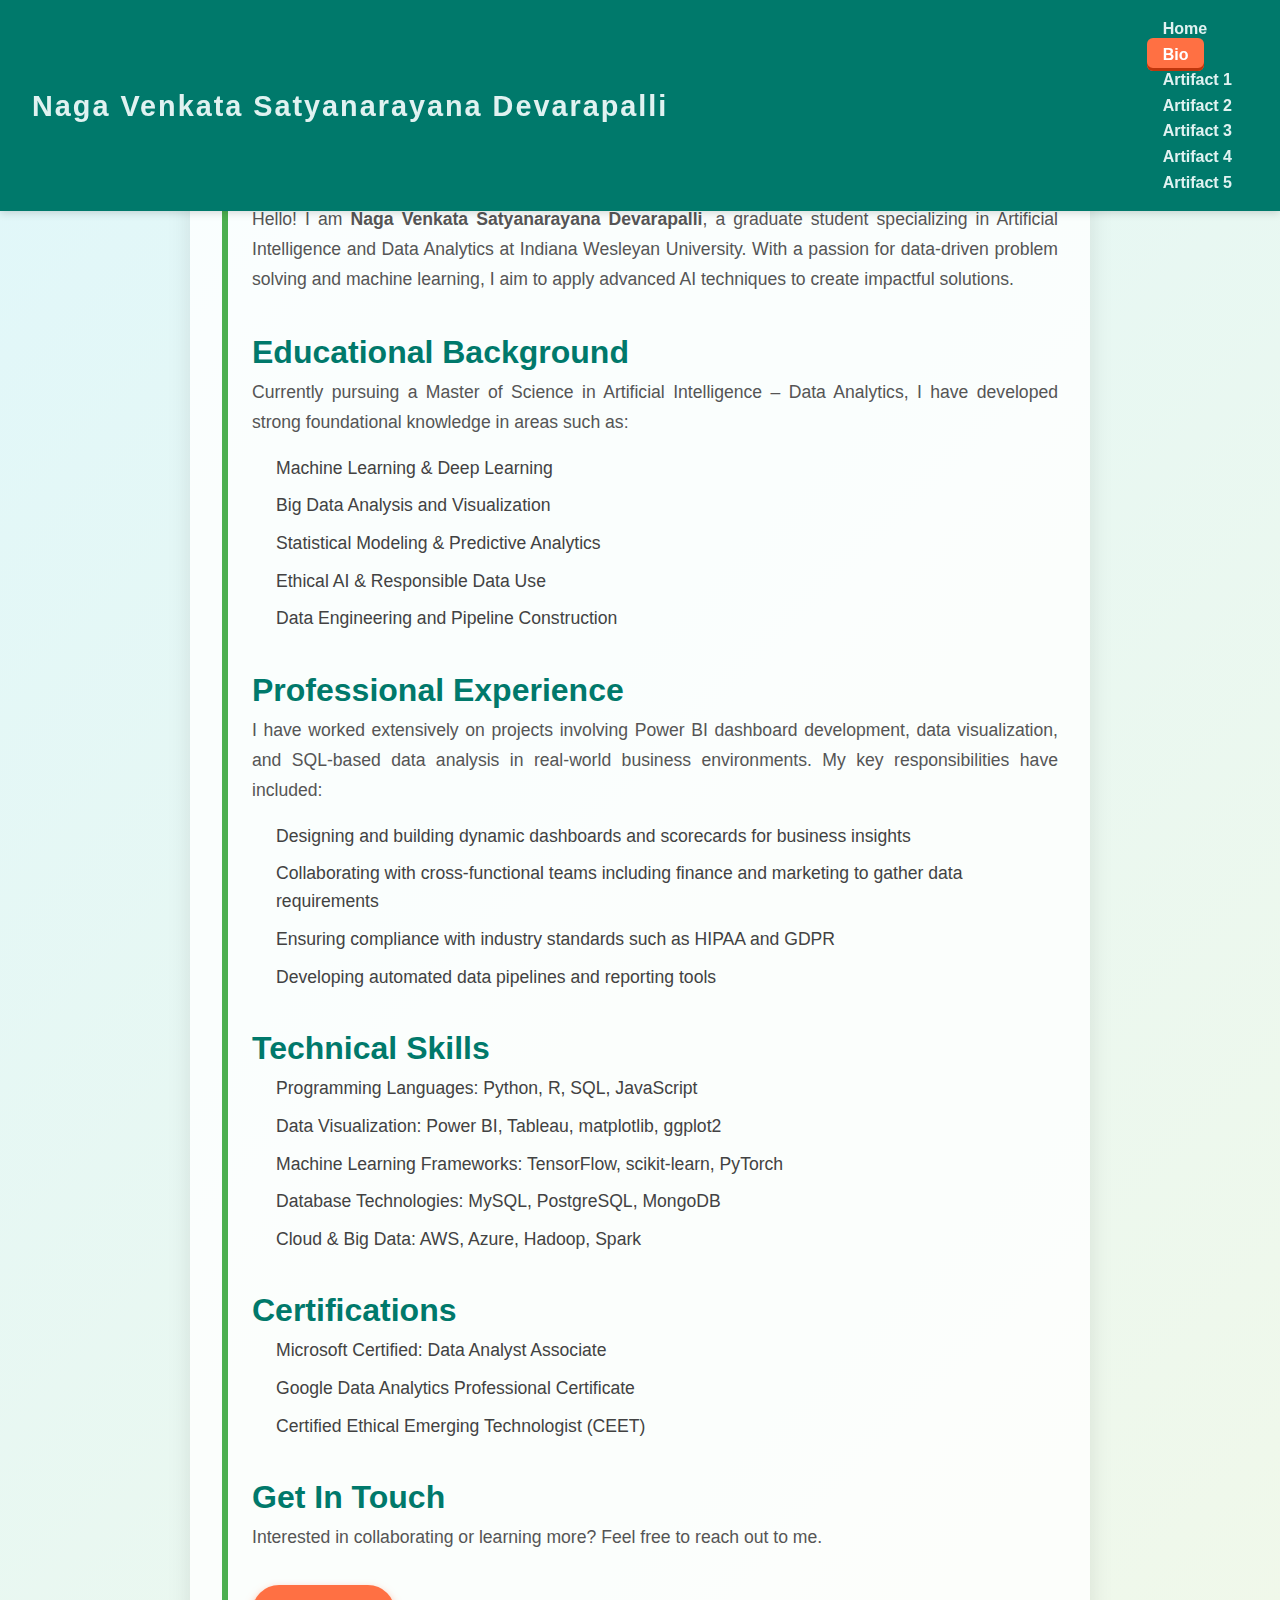
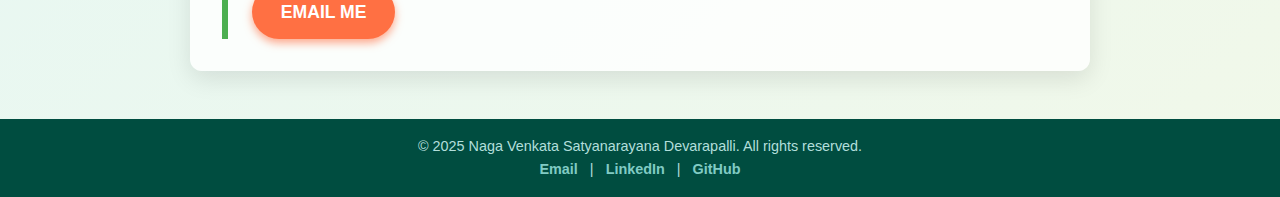
<file: bio.html>
<!DOCTYPE html>
<html lang="en">
<head>
  <meta charset="UTF-8" />
  <meta name="viewport" content="width=device-width, initial-scale=1" />
  <title>Bio - Naga Venkata Satyanarayana Devarapalli</title>
  <style>
    /* ===== Reset & Base Styles ===== */
    *, *::before, *::after {
      box-sizing: border-box;
      margin: 0;
      padding: 0;
    }
    html {
      scroll-behavior: smooth;
      font-size: 16px;
      font-family: 'Segoe UI', Tahoma, Geneva, Verdana, sans-serif;
      background-color: #f4f7f9;
      color: #222;
    }
    body {
      line-height: 1.6;
      background: linear-gradient(135deg, #e0f7fa, #f1f8e9);
      min-height: 100vh;
      display: flex;
      flex-direction: column;
      justify-content: space-between;
    }
    a {
      color: #0288d1;
      text-decoration: none;
      transition: color 0.3s ease;
    }
    a:hover, a:focus {
      color: #ff7043;
      outline: none;
      text-decoration: underline;
    }
    ul {
      list-style: none;
    }
    img {
      max-width: 100%;
      height: auto;
      display: block;
    }

    /* ===== Header ===== */
    header {
      position: fixed;
      top: 0;
      left: 0; right: 0;
      background: #00796b; /* Teal */
      box-shadow: 0 2px 8px rgba(0,0,0,0.15);
      z-index: 10000;
      display: flex;
      justify-content: space-between;
      align-items: center;
      padding: 1rem 2rem;
      color: #e0f2f1;
    }
    header .logo {
      font-weight: 900;
      font-size: 1.8rem;
      letter-spacing: 2px;
      cursor: default;
      user-select: none;
    }
    nav {
      display: flex;
      align-items: center;
      gap: 1.5rem;
    }
    nav a {
      font-weight: 600;
      padding: 0.5rem 1rem;
      border-radius: 6px;
      background-color: transparent;
      color: #e0f2f1;
      box-shadow: inset 0 0 0 0 transparent;
      transition: background-color 0.3s ease, box-shadow 0.3s ease;
    }
    nav a:hover, nav a.active {
      background-color: #ff7043; /* Orange */
      box-shadow: inset 0 -3px 0 0 #bf360c;
      color: #fff;
    }

    /* ===== Main Content ===== */
    main {
      margin-top: 80px;
      flex-grow: 1;
      max-width: 900px;
      margin-left: auto;
      margin-right: auto;
      padding: 2rem;
      background: #ffffffcc;
      border-radius: 12px;
      box-shadow: 0 8px 25px rgba(0,0,0,0.1);
    }

    /* ===== Bio Section ===== */
    #bio {
      border-left: 6px solid #4caf50; /* Green */
      padding-left: 1.5rem;
    }
    #bio h1 {
      font-size: 3rem;
      color: #2e7d32;
      margin-bottom: 1rem;
      font-weight: 900;
      letter-spacing: 1px;
    }
    #bio h2 {
      color: #00796b;
      margin-top: 2rem;
      font-size: 2rem;
      font-weight: 700;
    }
    #bio p {
      font-size: 1.1rem;
      color: #555;
      margin-bottom: 1rem;
      line-height: 1.7;
      text-align: justify;
    }
    #bio ul {
      margin-left: 1.5rem;
      color: #424242;
      font-size: 1.1rem;
      line-height: 1.6;
      margin-bottom: 2rem;
    }
    #bio ul li {
      margin-bottom: 0.6rem;
    }

    /* ===== Contact Button ===== */
    .btn-contact {
      display: inline-block;
      background-color: #ff7043; /* Orange */
      color: #fff;
      padding: 0.8rem 1.8rem;
      border-radius: 30px;
      font-weight: 700;
      font-size: 1.1rem;
      text-transform: uppercase;
      box-shadow: 0 4px 8px rgba(255,112,67,0.6);
      transition: background-color 0.3s ease;
      cursor: pointer;
      user-select: none;
      margin-top: 1rem;
      text-align: center;
      text-decoration: none;
    }
    .btn-contact:hover {
      background-color: #bf360c;
      box-shadow: 0 6px 12px rgba(191,54,12,0.7);
    }

    /* ===== Footer ===== */
    footer {
      background-color: #004d40; /* Dark teal */
      color: #b2dfdb;
      padding: 1rem 2rem;
      text-align: center;
      font-size: 0.9rem;
      user-select: none;
      margin-top: 3rem;
    }
    footer a {
      color: #80cbc4;
      text-decoration: none;
      margin: 0 0.5rem;
      font-weight: 600;
    }
    footer a:hover {
      color: #ffab91;
      text-decoration: underline;
    }

    /* ===== Responsive Design ===== */
    @media (max-width: 768px) {
      main {
        padding: 1rem 1rem;
        max-width: 95%;
      }
      #bio h1 {
        font-size: 2.2rem;
      }
      #bio h2 {
        font-size: 1.6rem;
      }
    }
    @media (max-width: 480px) {
      #bio h1 {
        font-size: 1.8rem;
      }
    }
  </style>
</head>
<body>

<header role="banner" aria-label="Primary Navigation">
  <div class="logo" tabindex="0">Naga Venkata Satyanarayana Devarapalli</div>
  <nav>
  <ul>
    <li><a href="index.html">Home</a></li>
    <li><a href="bio.html">Bio</a></li>
    <li><a href="artifacts/artifact1.html">Artifact 1</a></li>
    <li><a href="artifacts/artifact2.html">Artifact 2</a></li>
    <li><a href="artifacts/artifact3.html">Artifact 3</a></li>
    <li><a href="artifacts/artifact4.html">Artifact 4</a></li>
    <li><a href="artifacts/artifact5.html">Artifact 5</a></li>
  </ul>
</nav>
</header>

<main>
  <section id="bio" role="main" aria-label="Bio Content">
    <h1>About Me</h1>
    <p>
      Hello! I am <strong>Naga Venkata Satyanarayana Devarapalli</strong>, a graduate student specializing in Artificial Intelligence and Data Analytics at Indiana Wesleyan University.  
      With a passion for data-driven problem solving and machine learning, I aim to apply advanced AI techniques to create impactful solutions.
    </p>

    <h2>Educational Background</h2>
    <p>
      Currently pursuing a Master of Science in Artificial Intelligence – Data Analytics, I have developed strong foundational knowledge in areas such as:
    </p>
    <ul>
      <li>Machine Learning & Deep Learning</li>
      <li>Big Data Analysis and Visualization</li>
      <li>Statistical Modeling & Predictive Analytics</li>
      <li>Ethical AI & Responsible Data Use</li>
      <li>Data Engineering and Pipeline Construction</li>
    </ul>

    <h2>Professional Experience</h2>
    <p>
      I have worked extensively on projects involving Power BI dashboard development, data visualization, and SQL-based data analysis in real-world business environments.  
      My key responsibilities have included:
    </p>
    <ul>
      <li>Designing and building dynamic dashboards and scorecards for business insights</li>
      <li>Collaborating with cross-functional teams including finance and marketing to gather data requirements</li>
      <li>Ensuring compliance with industry standards such as HIPAA and GDPR</li>
      <li>Developing automated data pipelines and reporting tools</li>
    </ul>

    <h2>Technical Skills</h2>
    <ul>
      <li>Programming Languages: Python, R, SQL, JavaScript</li>
      <li>Data Visualization: Power BI, Tableau, matplotlib, ggplot2</li>
      <li>Machine Learning Frameworks: TensorFlow, scikit-learn, PyTorch</li>
      <li>Database Technologies: MySQL, PostgreSQL, MongoDB</li>
      <li>Cloud & Big Data: AWS, Azure, Hadoop, Spark</li>
    </ul>

    <h2>Certifications</h2>
    <ul>
      <li>Microsoft Certified: Data Analyst Associate</li>
      <li>Google Data Analytics Professional Certificate</li>
      <li>Certified Ethical Emerging Technologist (CEET)</li>
    </ul>

    <h2>Get In Touch</h2>
    <p>
      Interested in collaborating or learning more? Feel free to reach out to me.
    </p>
    <a href="mailto:tone_satya@yahoo.co.in" class="btn-contact" aria-label="Email Naga Venkata Satyanarayana Devarapalli">Email Me</a>
  </section>
</main>

<footer role="contentinfo">
  <p>© 2025 Naga Venkata Satyanarayana Devarapalli. All rights reserved.</p>
  <p>
    <a href="mailto:tone_satya@yahoo.co.in" aria-label="Email me">Email</a> |
    <a href="https://www.linkedin.com/in/naga-venkata-satyanarayana-devarapalli" target="_blank" rel="noopener noreferrer" aria-label="LinkedIn Profile">LinkedIn</a> |
    <a href="https://github.com/naga-venkata" target="_blank" rel="noopener noreferrer" aria-label="GitHub Profile">GitHub</a>
  </p>
</footer>

<script>
  // Highlight active nav link based on URL
  document.addEventListener('DOMContentLoaded', () => {
    const navLinks = document.querySelectorAll('nav a');
    navLinks.forEach(link => {
      if (link.href === window.location.href) {
        link.classList.add('active');
      }
    });
  });
</script>

</body>
</html>
</file>
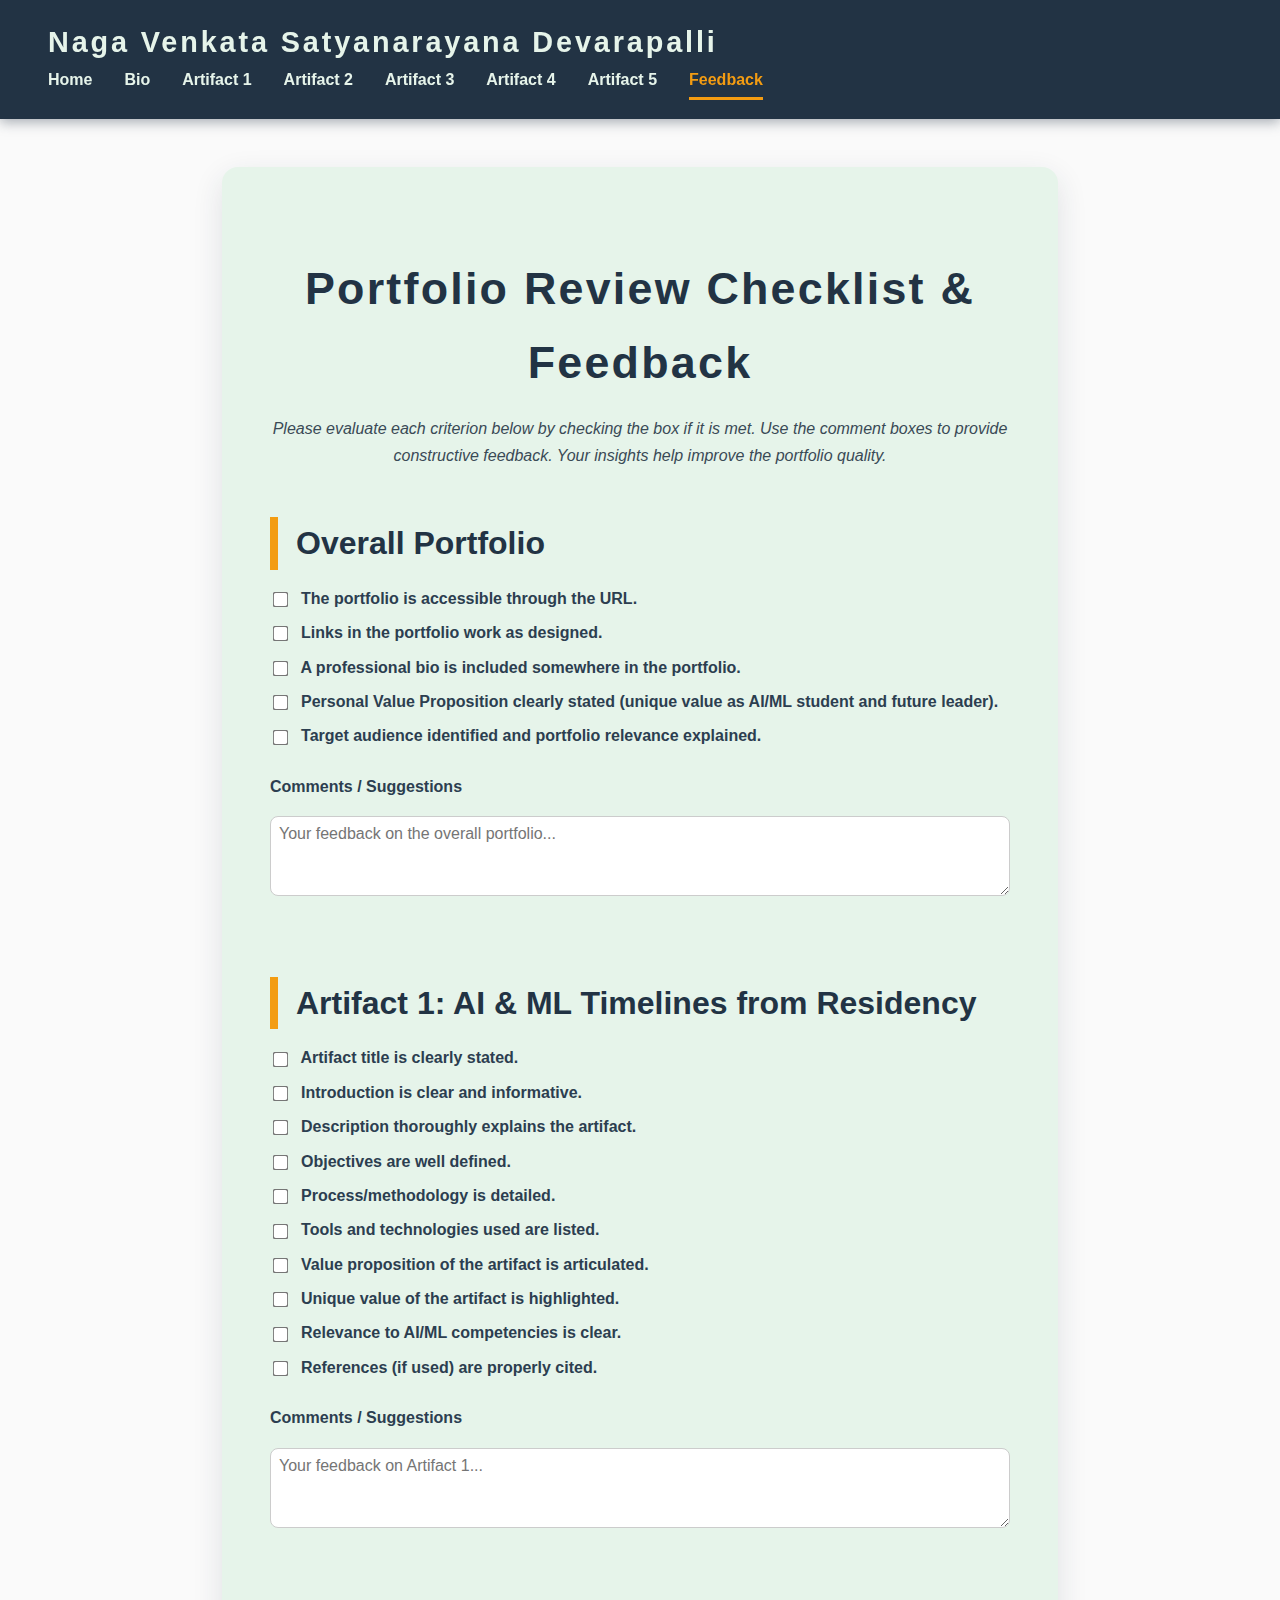
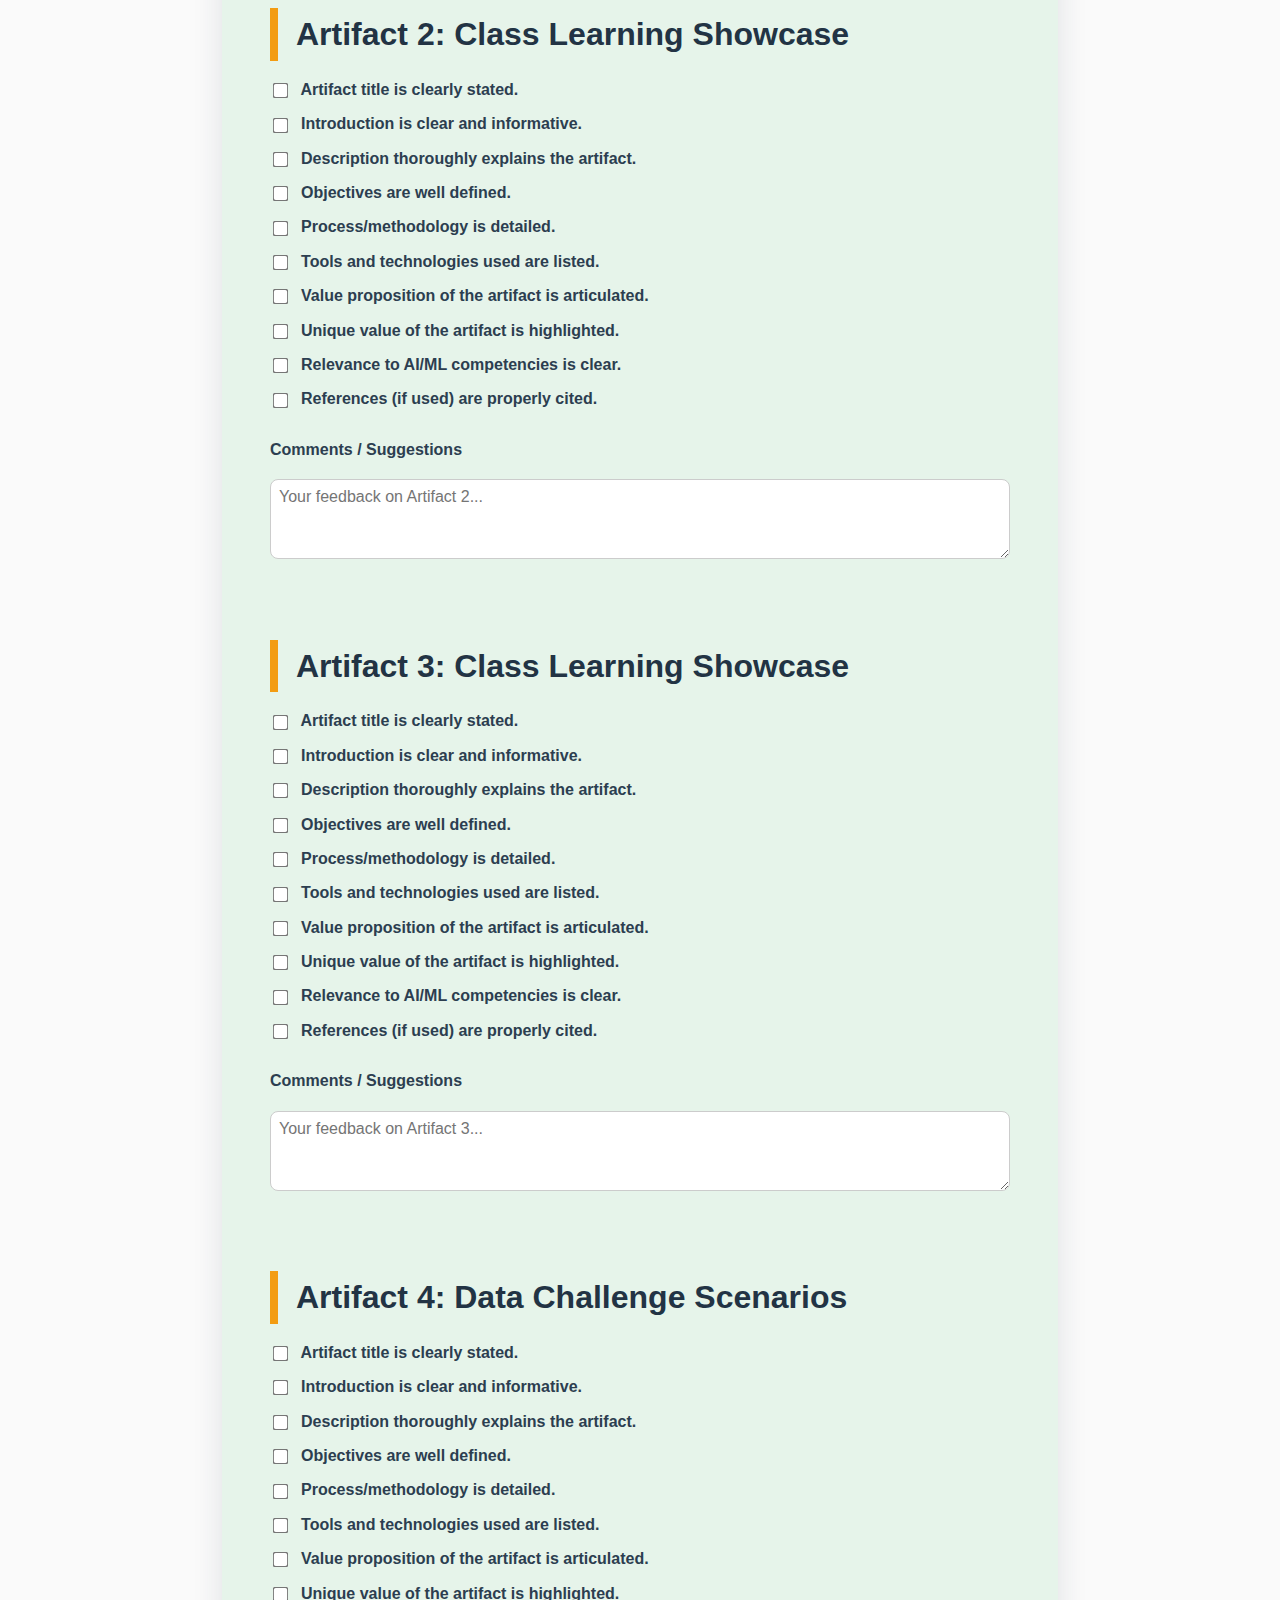
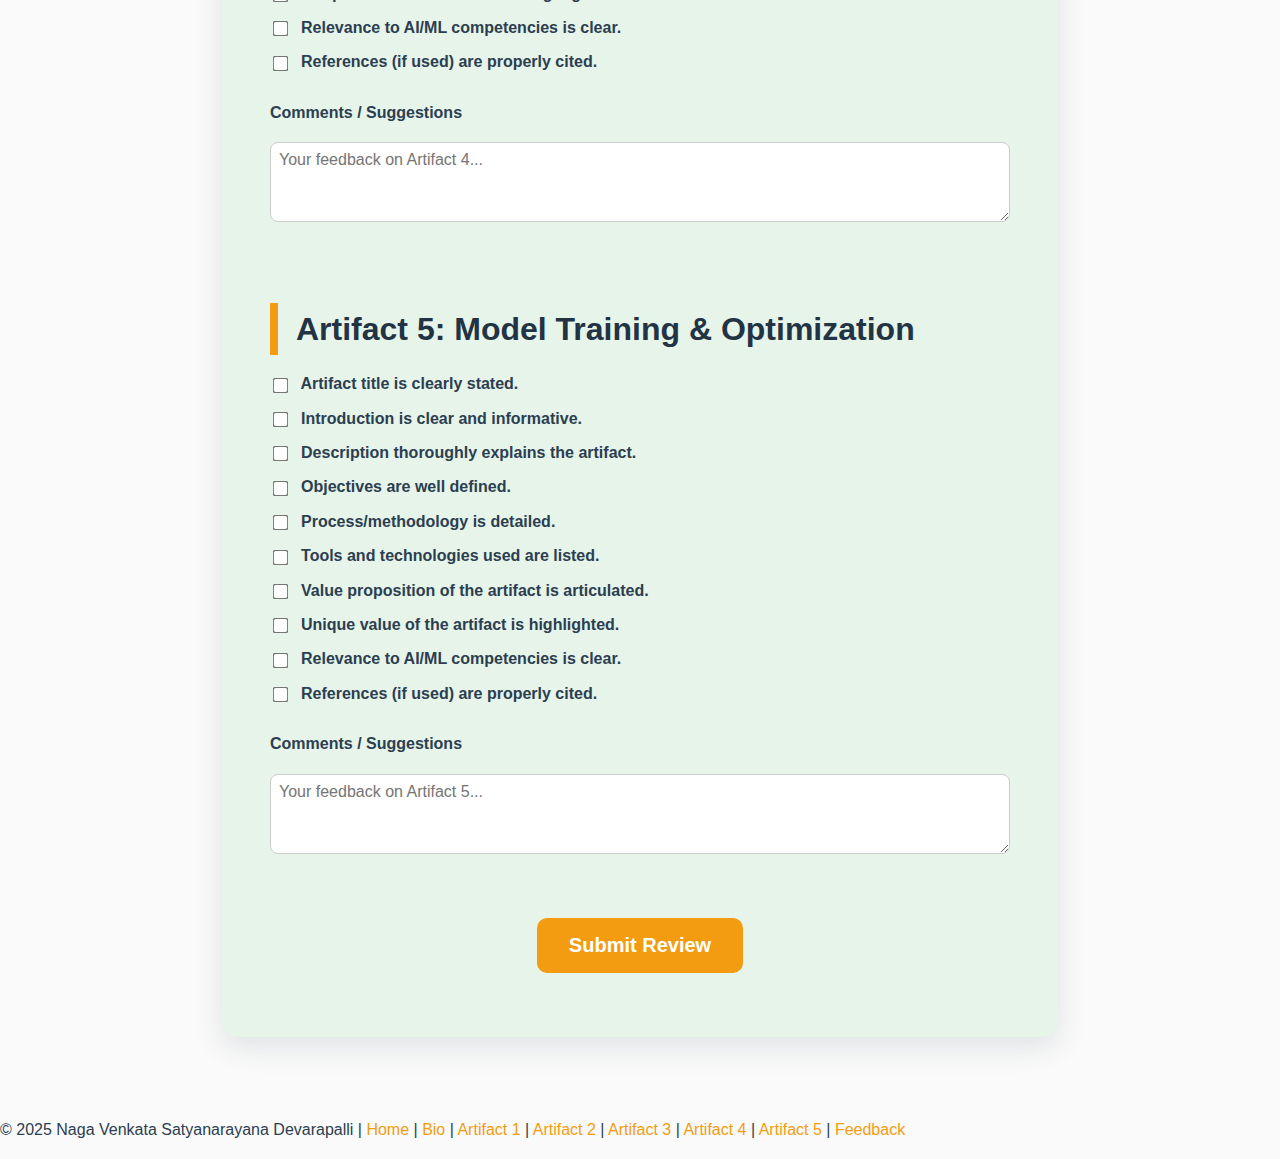
<file: feedback.html>
<!DOCTYPE html> 
<html lang="en">
<head>
<meta charset="UTF-8" />
<meta name="viewport" content="width=device-width, initial-scale=1" />
<title>Portfolio Review Checklist & Feedback | Naga Venkata Satyanarayana Devarapalli</title>
<style>
  /* Reset and base styles */
  *, *::before, *::after {
    box-sizing: border-box;
  }
  body {
    margin: 0;
    font-family: 'Segoe UI', Tahoma, Geneva, Verdana, sans-serif;
    background-color: #FAFAFA;
    color: #2C3E50;
    line-height: 1.65;
    font-size: 16px;
  }
  a {
    color: #F39C12;
    text-decoration: none;
    transition: color 0.3s ease;
  }
  a:hover, a:focus {
    color: #c67e0a;
    outline: none;
  }
  /* Header */
  header {
    background-color: #223344;
    padding: 1.2rem 3rem;
    display: flex;
    justify-content: space-between;
    align-items: center;
    flex-wrap: wrap;
    box-shadow: 0 3px 12px rgba(34, 51, 68, 0.4);
    position: sticky;
    top: 0;
    z-index: 999;
  }
  header h1 {
    color: #E6F4EA;
    font-size: 1.8rem;
    margin: 0;
    font-weight: 700;
    letter-spacing: 0.1em;
    user-select: none;
  }
  nav {
    display: flex;
    gap: 2rem;
    flex-wrap: wrap;
  }
  nav a {
    color: #E6F4EA;
    font-weight: 600;
    padding-bottom: 4px;
    border-bottom: 3px solid transparent;
    font-size: 1rem;
  }
  nav a:hover,
  nav a:focus,
  nav a[aria-current="page"] {
    border-bottom-color: #F39C12;
    color: #F39C12;
    outline-offset: 2px;
    outline-color: #F39C12;
  }
  /* Main container */
  main {
    max-width: 900px;
    margin: 3rem auto 5rem;
    padding: 0 2rem;
  }
  /* Feedback form section */
  section.feedback-section {
    background-color: #E6F4EA;
    padding: 3rem 3rem 4rem;
    border-radius: 16px;
    box-shadow: 0 10px 30px rgba(34, 51, 68, 0.12);
  }
  section.feedback-section h2 {
    font-size: 2.8rem;
    margin-bottom: 1rem;
    color: #223344;
    font-weight: 800;
    letter-spacing: 0.05em;
    text-align: center;
  }
  section.feedback-section h3 {
    font-size: 2rem;
    margin-top: 3rem;
    margin-bottom: 1rem;
    color: #223344;
    font-weight: 700;
    border-left: 8px solid #F39C12;
    padding-left: 18px;
  }
  label {
    font-weight: 600;
    display: block;
    margin-bottom: 0.5rem;
  }
  input[type="checkbox"] {
    transform: scale(1.2);
    margin-right: 0.6rem;
    cursor: pointer;
    vertical-align: middle;
  }
  .checkbox-group {
    margin-bottom: 1.5rem;
  }
  textarea {
    width: 100%;
    min-height: 80px;
    margin: 0.5rem 0 1.5rem 0;
    padding: 0.5rem;
    border-radius: 8px;
    border: 1.5px solid #ccc;
    font-size: 1rem;
    font-family: inherit;
    resize: vertical;
  }
  button {
    background-color: #F39C12;
    border: none;
    padding: 1rem 2rem;
    font-size: 1.25rem;
    color: white;
    font-weight: 700;
    border-radius: 10px;
    cursor: pointer;
    transition: background-color 0.3s ease;
    display: block;
    margin: 2rem auto 0;
  }
  button:hover,
  button:focus {
    background-color: #c67e0a;
    outline: none;
  }
  .instructions {
    font-style: italic;
    margin-bottom: 2rem;
    text-align: center;
    color: #3a4a56;
  }
  /* Responsive */
  @media (max-width: 600px) {
    main {
      padding: 0 1rem;
    }
    section.feedback-section {
      padding: 2rem 1.5rem 3rem;
    }
    section.feedback-section h2 {
      font-size: 2.1rem;
    }
    section.feedback-section h3 {
      font-size: 1.7rem;
    }
  }
</style>
</head>
<body>
<header role="banner">
  <h1 tabindex="0">Naga Venkata Satyanarayana Devarapalli</h1>
  <nav role="navigation" aria-label="Primary navigation">
    <a href="index.html" tabindex="0">Home</a>
    <a href="bio.html" tabindex="0">Bio</a>
    <a href="artifact1.html" tabindex="0">Artifact 1</a>
    <a href="artifact2.html" tabindex="0">Artifact 2</a>
    <a href="artifact3.html" tabindex="0">Artifact 3</a>
    <a href="artifact4.html" tabindex="0">Artifact 4</a>
    <a href="artifact5.html" tabindex="0">Artifact 5</a>
    <a href="feedback.html" tabindex="0" aria-current="page">Feedback</a>
  </nav>
</header>

<main>
  <section class="feedback-section" aria-labelledby="feedback-title">
    <h2 id="feedback-title">Portfolio Review Checklist & Feedback</h2>

    <p class="instructions">
      Please evaluate each criterion below by checking the box if it is met. Use the comment boxes to provide constructive feedback. Your insights help improve the portfolio quality.
    </p>

    <form id="reviewForm" action="#" method="POST" aria-label="Portfolio Review Feedback Form">

      <section aria-labelledby="overall-title">
        <h3 id="overall-title">Overall Portfolio</h3>
        <div class="checkbox-group">
          <label><input type="checkbox" name="url_accessible" /> The portfolio is accessible through the URL.</label>
          <label><input type="checkbox" name="links_working" /> Links in the portfolio work as designed.</label>
          <label><input type="checkbox" name="bio_present" /> A professional bio is included somewhere in the portfolio.</label>
          <label><input type="checkbox" name="personal_value" /> Personal Value Proposition clearly stated (unique value as AI/ML student and future leader).</label>
          <label><input type="checkbox" name="target_audience" /> Target audience identified and portfolio relevance explained.</label>
        </div>
        <label for="overall_comments">Comments / Suggestions</label>
        <textarea id="overall_comments" name="overall_comments" placeholder="Your feedback on the overall portfolio..."></textarea>
      </section>

      <section aria-labelledby="artifact1-title">
        <h3 id="artifact1-title">Artifact 1: AI & ML Timelines from Residency</h3>
        <div class="checkbox-group">
          <label><input type="checkbox" name="artifact1_title" /> Artifact title is clearly stated.</label>
          <label><input type="checkbox" name="artifact1_intro" /> Introduction is clear and informative.</label>
          <label><input type="checkbox" name="artifact1_description" /> Description thoroughly explains the artifact.</label>
          <label><input type="checkbox" name="artifact1_objective" /> Objectives are well defined.</label>
          <label><input type="checkbox" name="artifact1_process" /> Process/methodology is detailed.</label>
          <label><input type="checkbox" name="artifact1_tools" /> Tools and technologies used are listed.</label>
          <label><input type="checkbox" name="artifact1_value" /> Value proposition of the artifact is articulated.</label>
          <label><input type="checkbox" name="artifact1_unique" /> Unique value of the artifact is highlighted.</label>
          <label><input type="checkbox" name="artifact1_relevance" /> Relevance to AI/ML competencies is clear.</label>
          <label><input type="checkbox" name="artifact1_references" /> References (if used) are properly cited.</label>
        </div>
        <label for="artifact1_comments">Comments / Suggestions</label>
        <textarea id="artifact1_comments" name="artifact1_comments" placeholder="Your feedback on Artifact 1..."></textarea>
      </section>

      <section aria-labelledby="artifact2-title">
        <h3 id="artifact2-title">Artifact 2: Class Learning Showcase</h3>
        <div class="checkbox-group">
          <label><input type="checkbox" name="artifact2_title" /> Artifact title is clearly stated.</label>
          <label><input type="checkbox" name="artifact2_intro" /> Introduction is clear and informative.</label>
          <label><input type="checkbox" name="artifact2_description" /> Description thoroughly explains the artifact.</label>
          <label><input type="checkbox" name="artifact2_objective" /> Objectives are well defined.</label>
          <label><input type="checkbox" name="artifact2_process" /> Process/methodology is detailed.</label>
          <label><input type="checkbox" name="artifact2_tools" /> Tools and technologies used are listed.</label>
          <label><input type="checkbox" name="artifact2_value" /> Value proposition of the artifact is articulated.</label>
          <label><input type="checkbox" name="artifact2_unique" /> Unique value of the artifact is highlighted.</label>
          <label><input type="checkbox" name="artifact2_relevance" /> Relevance to AI/ML competencies is clear.</label>
          <label><input type="checkbox" name="artifact2_references" /> References (if used) are properly cited.</label>
        </div>
        <label for="artifact2_comments">Comments / Suggestions</label>
        <textarea id="artifact2_comments" name="artifact2_comments" placeholder="Your feedback on Artifact 2..."></textarea>
      </section>

      <section aria-labelledby="artifact3-title">
        <h3 id="artifact3-title">Artifact 3: Class Learning Showcase</h3>
        <div class="checkbox-group">
          <label><input type="checkbox" name="artifact3_title" /> Artifact title is clearly stated.</label>
          <label><input type="checkbox" name="artifact3_intro" /> Introduction is clear and informative.</label>
          <label><input type="checkbox" name="artifact3_description" /> Description thoroughly explains the artifact.</label>
          <label><input type="checkbox" name="artifact3_objective" /> Objectives are well defined.</label>
          <label><input type="checkbox" name="artifact3_process" /> Process/methodology is detailed.</label>
          <label><input type="checkbox" name="artifact3_tools" /> Tools and technologies used are listed.</label>
          <label><input type="checkbox" name="artifact3_value" /> Value proposition of the artifact is articulated.</label>
          <label><input type="checkbox" name="artifact3_unique" /> Unique value of the artifact is highlighted.</label>
          <label><input type="checkbox" name="artifact3_relevance" /> Relevance to AI/ML competencies is clear.</label>
          <label><input type="checkbox" name="artifact3_references" /> References (if used) are properly cited.</label>
        </div>
        <label for="artifact3_comments">Comments / Suggestions</label>
        <textarea id="artifact3_comments" name="artifact3_comments" placeholder="Your feedback on Artifact 3..."></textarea>
      </section>

      <section aria-labelledby="artifact4-title">
        <h3 id="artifact4-title">Artifact 4: Data Challenge Scenarios</h3>
        <div class="checkbox-group">
          <label><input type="checkbox" name="artifact4_title" /> Artifact title is clearly stated.</label>
          <label><input type="checkbox" name="artifact4_intro" /> Introduction is clear and informative.</label>
          <label><input type="checkbox" name="artifact4_description" /> Description thoroughly explains the artifact.</label>
          <label><input type="checkbox" name="artifact4_objective" /> Objectives are well defined.</label>
          <label><input type="checkbox" name="artifact4_process" /> Process/methodology is detailed.</label>
          <label><input type="checkbox" name="artifact4_tools" /> Tools and technologies used are listed.</label>
          <label><input type="checkbox" name="artifact4_value" /> Value proposition of the artifact is articulated.</label>
          <label><input type="checkbox" name="artifact4_unique" /> Unique value of the artifact is highlighted.</label>
          <label><input type="checkbox" name="artifact4_relevance" /> Relevance to AI/ML competencies is clear.</label>
          <label><input type="checkbox" name="artifact4_references" /> References (if used) are properly cited.</label>
        </div>
        <label for="artifact4_comments">Comments / Suggestions</label>
        <textarea id="artifact4_comments" name="artifact4_comments" placeholder="Your feedback on Artifact 4..."></textarea>
      </section>

      <section aria-labelledby="artifact5-title">
        <h3 id="artifact5-title">Artifact 5: Model Training & Optimization</h3>
        <div class="checkbox-group">
          <label><input type="checkbox" name="artifact5_title" /> Artifact title is clearly stated.</label>
          <label><input type="checkbox" name="artifact5_intro" /> Introduction is clear and informative.</label>
          <label><input type="checkbox" name="artifact5_description" /> Description thoroughly explains the artifact.</label>
          <label><input type="checkbox" name="artifact5_objective" /> Objectives are well defined.</label>
          <label><input type="checkbox" name="artifact5_process" /> Process/methodology is detailed.</label>
          <label><input type="checkbox" name="artifact5_tools" /> Tools and technologies used are listed.</label>
          <label><input type="checkbox" name="artifact5_value" /> Value proposition of the artifact is articulated.</label>
          <label><input type="checkbox" name="artifact5_unique" /> Unique value of the artifact is highlighted.</label>
          <label><input type="checkbox" name="artifact5_relevance" /> Relevance to AI/ML competencies is clear.</label>
          <label><input type="checkbox" name="artifact5_references" /> References (if used) are properly cited.</label>
        </div>
        <label for="artifact5_comments">Comments / Suggestions</label>
        <textarea id="artifact5_comments" name="artifact5_comments" placeholder="Your feedback on Artifact 5..."></textarea>
      </section>

      <button type="submit" aria-label="Submit your review and feedback">Submit Review</button>

    </form>
  </section>
</main>

<footer role="contentinfo">
  <p>
    &copy; 2025 Naga Venkata Satyanarayana Devarapalli |
    <a href="index.html" tabindex="0">Home</a> |
    <a href="bio.html" tabindex="0">Bio</a> |
    <a href="artifact1.html" tabindex="0">Artifact 1</a> |
    <a href="artifact2.html" tabindex="0">Artifact 2</a> |
    <a href="artifact3.html" tabindex="0">Artifact 3</a> |
    <a href="artifact4.html" tabindex="0">Artifact 4</a> |
    <a href="artifact5.html" tabindex="0">Artifact 5</a> |
    <a href="feedback.html" tabindex="0" aria-current="page">Feedback</a>
  </p>
</footer>
</body>
</html>
</file>
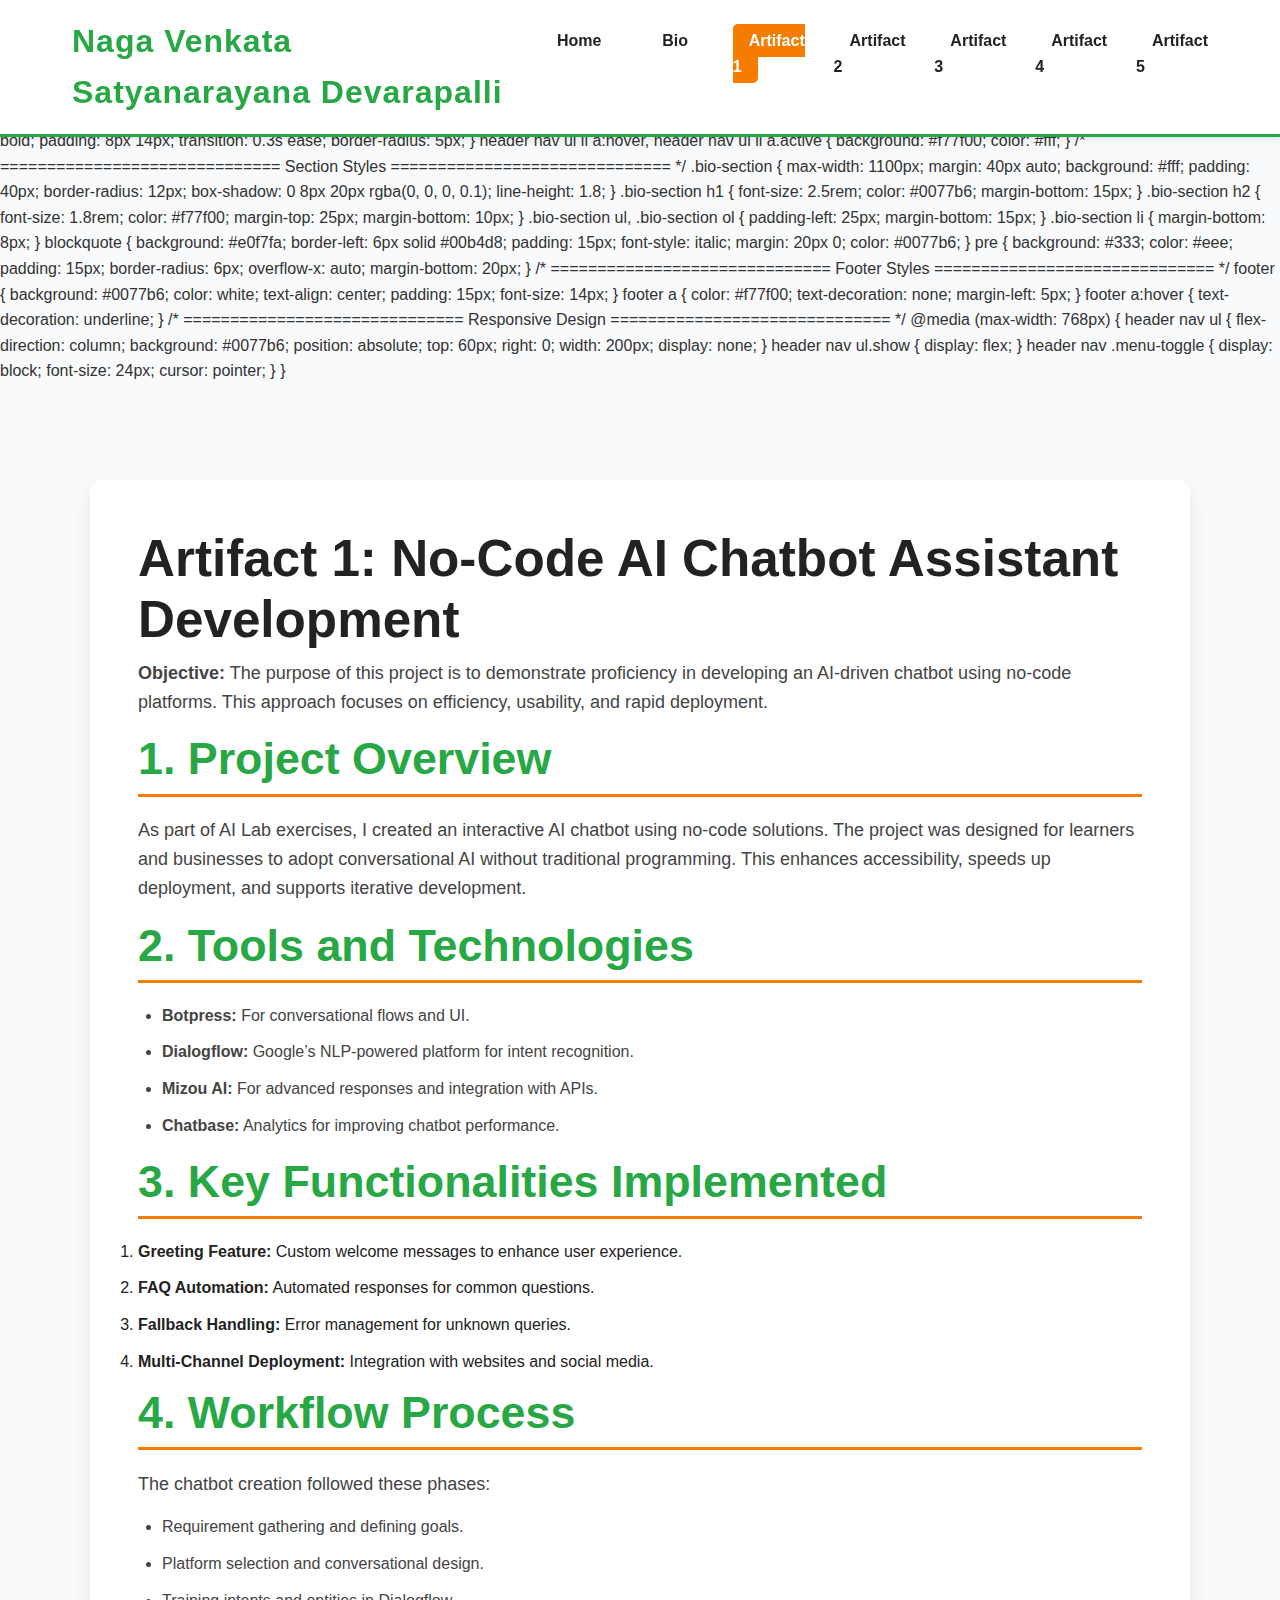
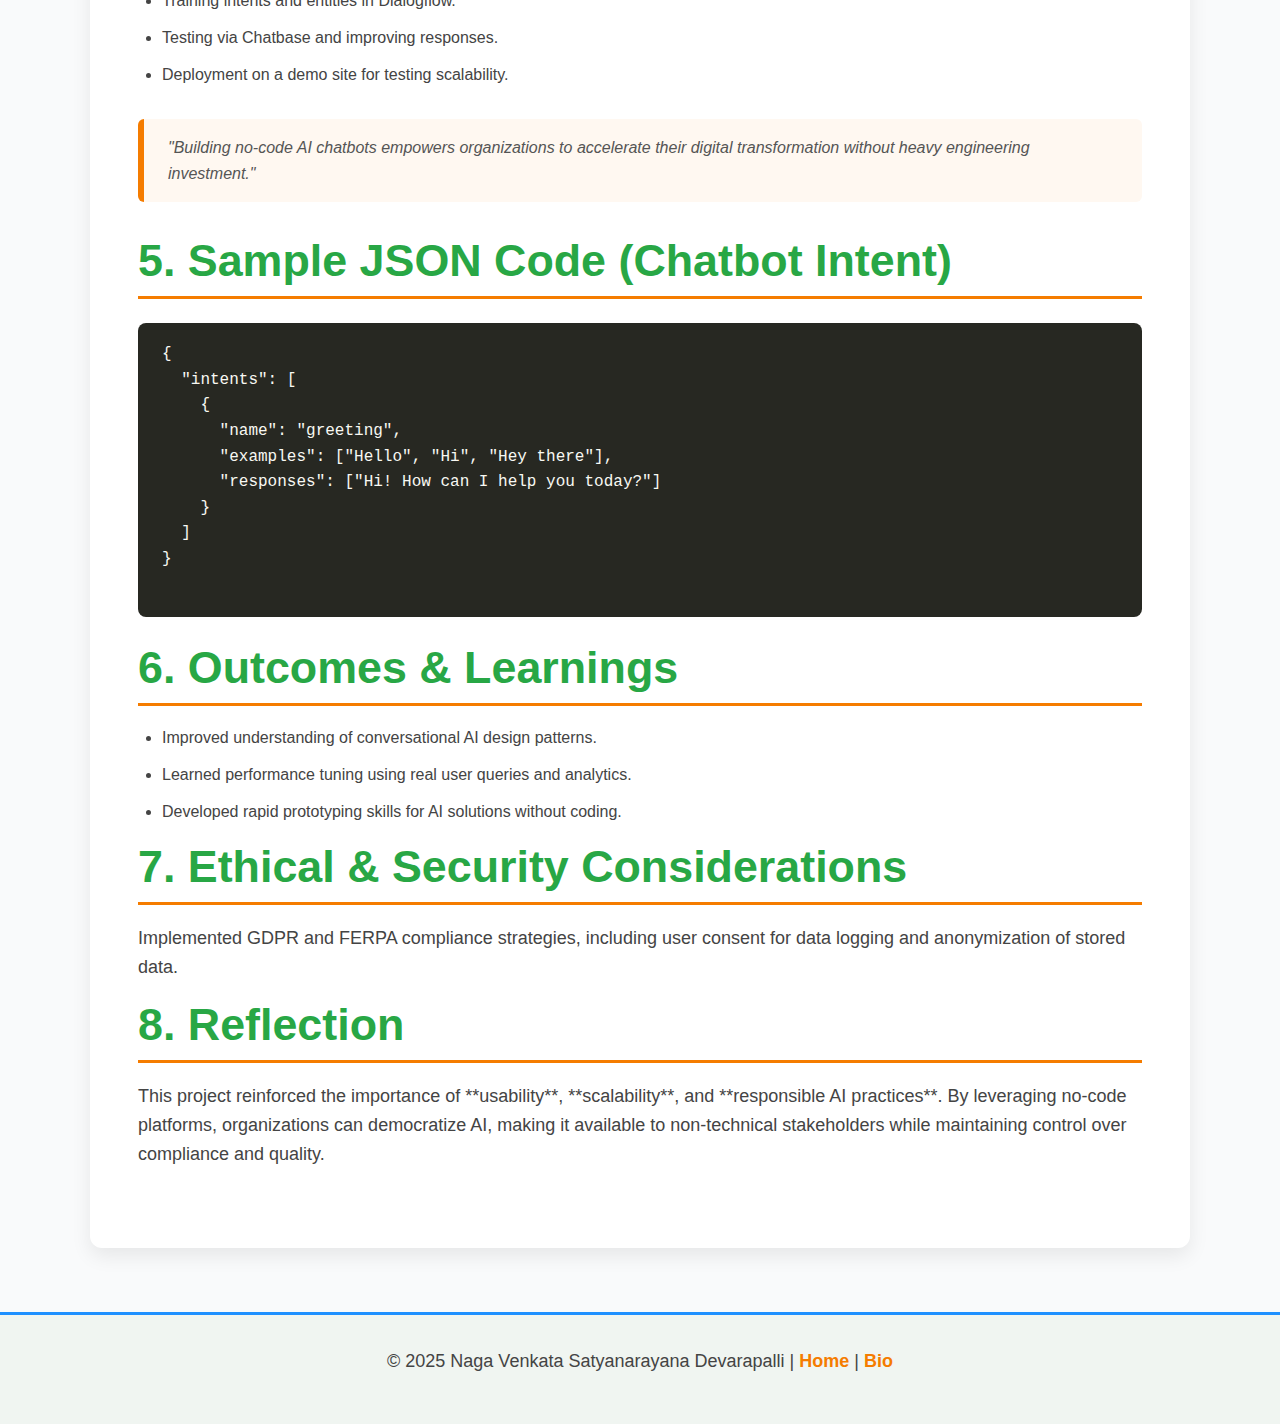
<file: artifacts/artifact1.html>
/* ==============================
   Global Reset & Base Styles
============================== */
* {
  margin: 0;
  padding: 0;
  box-sizing: border-box;
}
body {
  font-family: "Segoe UI", Tahoma, sans-serif;
  line-height: 1.6;
  background-color: #f9f9f9;
  color: #333;
}

/* ==============================
   Header & Navigation Bar
============================== */
header {
  background: linear-gradient(to right, #0077b6, #00b4d8);
  color: white;
  padding: 15px 0;
  position: sticky;
  top: 0;
  z-index: 1000;
  box-shadow: 0 2px 10px rgba(0, 0, 0, 0.3);
}
header nav {
  display: flex;
  justify-content: space-between;
  align-items: center;
  max-width: 1200px;
  margin: auto;
  padding: 0 20px;
}
header nav .logo {
  font-size: 1.5rem;
  font-weight: bold;
}
header nav ul {
  list-style: none;
  display: flex;
  gap: 20px;
}
header nav ul li a {
  color: white;
  text-decoration: none;
  font-weight: bold;
  padding: 8px 14px;
  transition: 0.3s ease;
  border-radius: 5px;
}
header nav ul li a:hover,
header nav ul li a.active {
  background: #f77f00;
  color: #fff;
}

/* ==============================
   Section Styles
============================== */
.bio-section {
  max-width: 1100px;
  margin: 40px auto;
  background: #fff;
  padding: 40px;
  border-radius: 12px;
  box-shadow: 0 8px 20px rgba(0, 0, 0, 0.1);
  line-height: 1.8;
}
.bio-section h1 {
  font-size: 2.5rem;
  color: #0077b6;
  margin-bottom: 15px;
}
.bio-section h2 {
  font-size: 1.8rem;
  color: #f77f00;
  margin-top: 25px;
  margin-bottom: 10px;
}
.bio-section ul, 
.bio-section ol {
  padding-left: 25px;
  margin-bottom: 15px;
}
.bio-section li {
  margin-bottom: 8px;
}
blockquote {
  background: #e0f7fa;
  border-left: 6px solid #00b4d8;
  padding: 15px;
  font-style: italic;
  margin: 20px 0;
  color: #0077b6;
}
pre {
  background: #333;
  color: #eee;
  padding: 15px;
  border-radius: 6px;
  overflow-x: auto;
  margin-bottom: 20px;
}

/* ==============================
   Footer Styles
============================== */
footer {
  background: #0077b6;
  color: white;
  text-align: center;
  padding: 15px;
  font-size: 14px;
}
footer a {
  color: #f77f00;
  text-decoration: none;
  margin-left: 5px;
}
footer a:hover {
  text-decoration: underline;
}

/* ==============================
   Responsive Design
============================== */
@media (max-width: 768px) {
  header nav ul {
    flex-direction: column;
    background: #0077b6;
    position: absolute;
    top: 60px;
    right: 0;
    width: 200px;
    display: none;
  }
  header nav ul.show {
    display: flex;
  }
  header nav .menu-toggle {
    display: block;
    font-size: 24px;
    cursor: pointer;
  }
}
<!DOCTYPE html>
<html lang="en">
<head>
<meta charset="UTF-8" />
<meta name="viewport" content="width=device-width, initial-scale=1.0" />
<title>Artifact 1 - AI Lab Chatbot Development</title>
<link rel="stylesheet" href="../css/style.css">
</head>
<body>

<!-- HEADER -->
<header>
  <nav>
    <div class="logo">Naga Venkata Satyanarayana Devarapalli</div>
    <ul>
      <li><a href="../index.html">Home</a></li>
      <li><a href="../bio.html">Bio</a></li>
      <li><a href="artifact/artifact1.html" class="active">Artifact 1</a></li>
      <li><a href="artifact/artifact2.html">Artifact 2</a></li>
      <li><a href="artifact/artifact3.html">Artifact 3</a></li>
      <li><a href="artifact/artifact4.html">Artifact 4</a></li>
      <li><a href="artifact/artifact5.html">Artifact 5</a></li>
    </ul>
  </nav>
</header>

<!-- MAIN CONTENT -->
<section class="bio-section">
  <h1>Artifact 1: No-Code AI Chatbot Assistant Development</h1>
  
  <p><strong>Objective:</strong> The purpose of this project is to demonstrate proficiency in developing an AI-driven chatbot using no-code platforms. This approach focuses on efficiency, usability, and rapid deployment.</p>

  <h2>1. Project Overview</h2>
  <p>As part of AI Lab exercises, I created an interactive AI chatbot using no-code solutions. The project was designed for learners and businesses to adopt conversational AI without traditional programming. This enhances accessibility, speeds up deployment, and supports iterative development.</p>

  <h2>2. Tools and Technologies</h2>
  <ul>
    <li><strong>Botpress:</strong> For conversational flows and UI.</li>
    <li><strong>Dialogflow:</strong> Google’s NLP-powered platform for intent recognition.</li>
    <li><strong>Mizou AI:</strong> For advanced responses and integration with APIs.</li>
    <li><strong>Chatbase:</strong> Analytics for improving chatbot performance.</li>
  </ul>

  <h2>3. Key Functionalities Implemented</h2>
  <ol>
    <li><strong>Greeting Feature:</strong> Custom welcome messages to enhance user experience.</li>
    <li><strong>FAQ Automation:</strong> Automated responses for common questions.</li>
    <li><strong>Fallback Handling:</strong> Error management for unknown queries.</li>
    <li><strong>Multi-Channel Deployment:</strong> Integration with websites and social media.</li>
  </ol>

  <h2>4. Workflow Process</h2>
  <p>The chatbot creation followed these phases:</p>
  <ul>
    <li>Requirement gathering and defining goals.</li>
    <li>Platform selection and conversational design.</li>
    <li>Training intents and entities in Dialogflow.</li>
    <li>Testing via Chatbase and improving responses.</li>
    <li>Deployment on a demo site for testing scalability.</li>
  </ul>

  <blockquote>
    "Building no-code AI chatbots empowers organizations to accelerate their digital transformation without heavy engineering investment."
  </blockquote>

  <h2>5. Sample JSON Code (Chatbot Intent)</h2>
  <pre>
{
  "intents": [
    {
      "name": "greeting",
      "examples": ["Hello", "Hi", "Hey there"],
      "responses": ["Hi! How can I help you today?"]
    }
  ]
}
  </pre>

  <h2>6. Outcomes & Learnings</h2>
  <ul>
    <li>Improved understanding of conversational AI design patterns.</li>
    <li>Learned performance tuning using real user queries and analytics.</li>
    <li>Developed rapid prototyping skills for AI solutions without coding.</li>
  </ul>

  <h2>7. Ethical & Security Considerations</h2>
  <p>Implemented GDPR and FERPA compliance strategies, including user consent for data logging and anonymization of stored data.</p>

  <h2>8. Reflection</h2>
  <p>This project reinforced the importance of **usability**, **scalability**, and **responsible AI practices**. By leveraging no-code platforms, organizations can democratize AI, making it available to non-technical stakeholders while maintaining control over compliance and quality.</p>
</section>

<!-- FOOTER -->
<footer>
  <p>&copy; 2025 Naga Venkata Satyanarayana Devarapalli | 
    <a href="../index.html">Home</a> | 
    <a href="../bio.html">Bio</a>
  </p>
</footer>

</body>
</html>
</file>
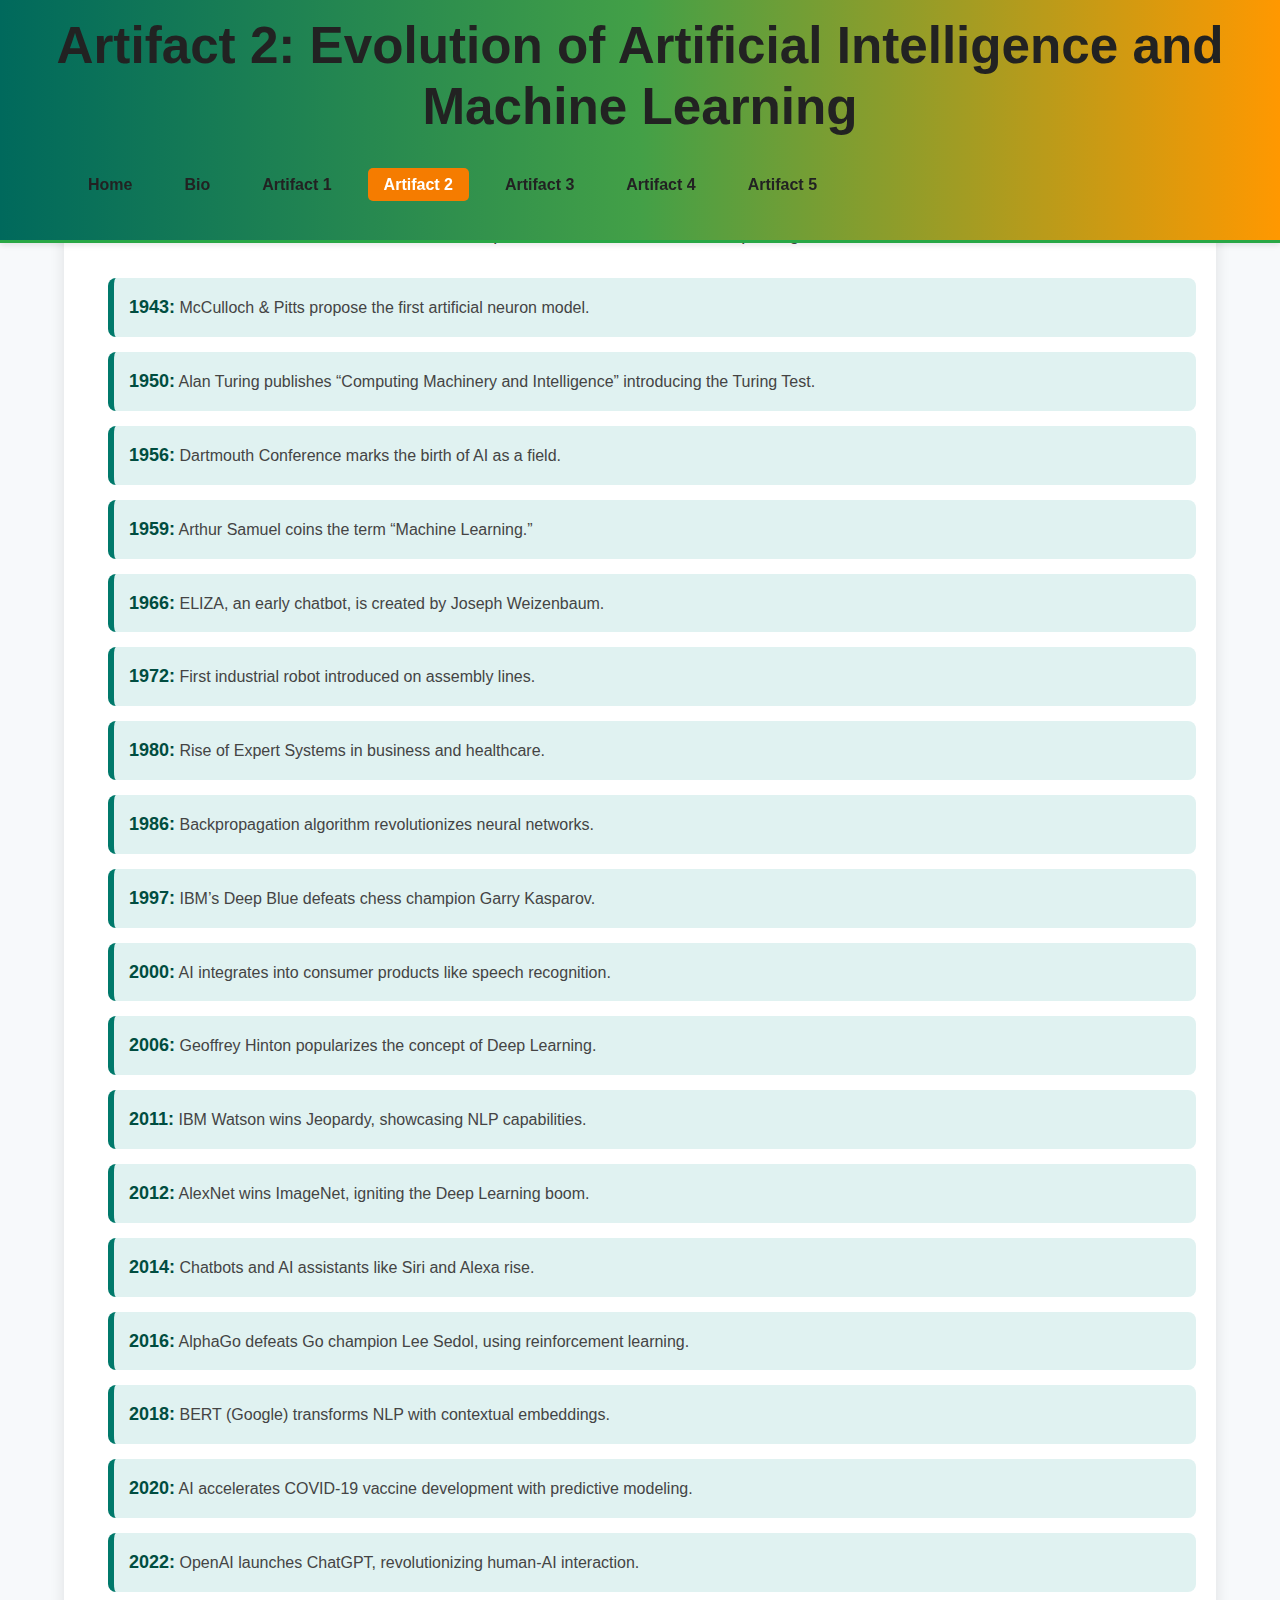
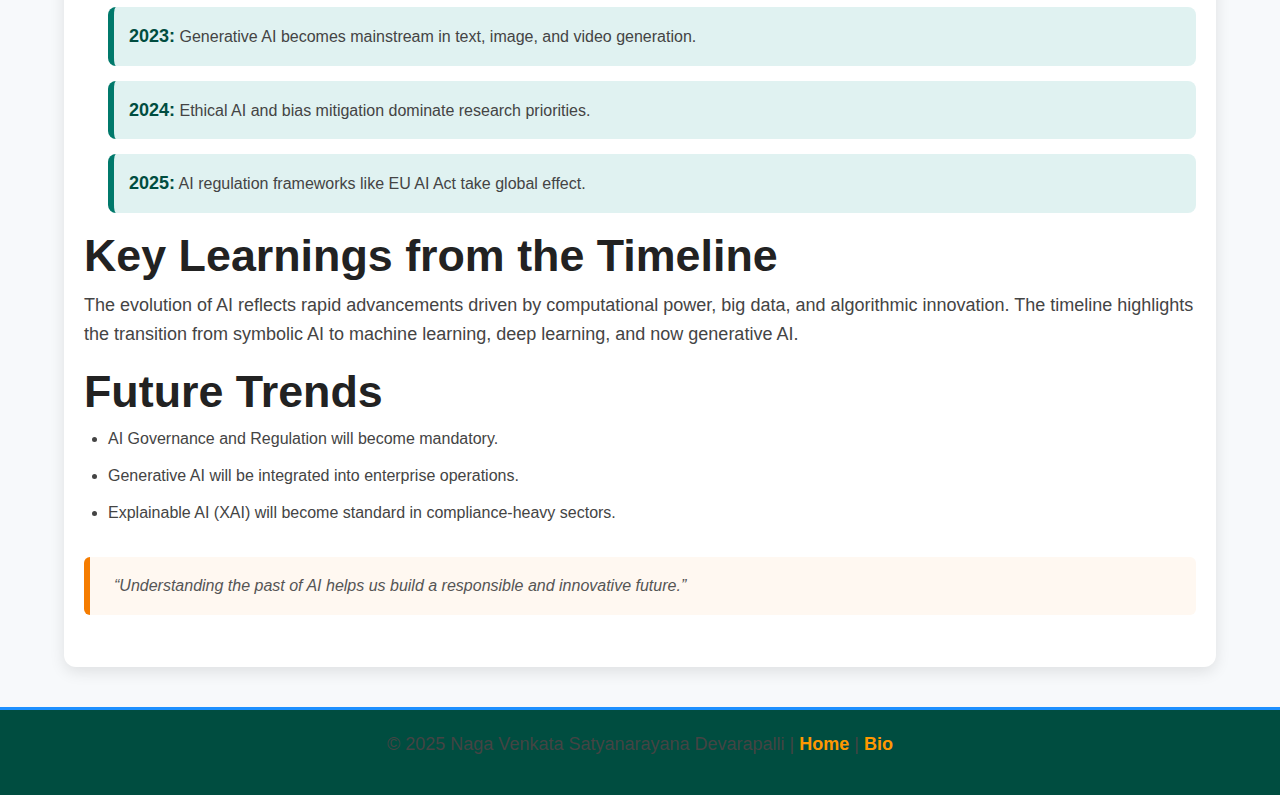
<file: artifacts/artifact2.html>
<!DOCTYPE html>
<html lang="en">
<head>
<meta charset="UTF-8" />
<meta name="viewport" content="width=device-width, initial-scale=1.0" />
<title>Artifact 2 - AI/ML Timeline Presentation</title>
<link rel="stylesheet" href="../css/style.css">
<style>
  body {
    font-family: Arial, sans-serif;
    margin: 0;
    padding: 0;
    background: #f7f9fb;
    color: #333;
    line-height: 1.6;
  }
  header {
    background: linear-gradient(90deg, #00695c, #43a047, #ff9800);
    color: white;
    padding: 15px;
    text-align: center;
  }
  nav ul {
    display: flex;
    justify-content: center;
    gap: 20px;
    list-style: none;
    padding: 0;
    margin: 10px 0 0 0;
  }
  nav a {
    color: white;
    font-weight: bold;
    text-decoration: none;
    padding: 10px 15px;
  }
  nav a:hover {
    background: #004d40;
    border-radius: 5px;
  }
  .timeline-container {
    width: 90%;
    max-width: 1200px;
    margin: 40px auto;
    background: #fff;
    padding: 20px;
    border-radius: 12px;
    box-shadow: 0 5px 15px rgba(0,0,0,0.1);
  }
  .timeline-container h1 {
    text-align: center;
    color: #00695c;
  }
  .timeline {
    margin-top: 30px;
  }
  .timeline ul {
    list-style: none;
    padding: 0;
  }
  .timeline ul li {
    background: #e0f2f1;
    margin: 15px 0;
    padding: 15px;
    border-left: 6px solid #00796b;
    border-radius: 8px;
  }
  .timeline ul li strong {
    color: #004d40;
    font-size: 18px;
  }
  footer {
    text-align: center;
    padding: 20px;
    background: #004d40;
    color: white;
    margin-top: 40px;
  }
  footer a {
    color: #ff9800;
    text-decoration: none;
  }
</style>
</head>
<body>

<!-- HEADER -->
<header>
  <h1>Artifact 2: Evolution of Artificial Intelligence and Machine Learning</h1>
  <nav>
    <ul>
      <li><a href="../index.html">Home</a></li>
      <li><a href="../bio.html">Bio</a></li>
      <li><a href="artifact1.html">Artifact 1</a></li>
      <li><a href="artifact2.html" class="active">Artifact 2</a></li>
      <li><a href="artifact3.html">Artifact 3</a></li>
      <li><a href="artifact4.html">Artifact 4</a></li>
      <li><a href="artifact5.html">Artifact 5</a></li>
    </ul>
  </nav>
</header>

<!-- MAIN CONTENT -->
<div class="timeline-container">
  <h1>Comprehensive AI & ML Timeline (1950s – 2025)</h1>
  <p>This timeline highlights key breakthroughs that shaped the evolution of Artificial Intelligence (AI) and Machine Learning (ML). It demonstrates how AI moved from theoretical concepts to real-world innovations impacting all industries.</p>

  <div class="timeline">
    <ul>
      <li><strong>1943:</strong> McCulloch & Pitts propose the first artificial neuron model.</li>
      <li><strong>1950:</strong> Alan Turing publishes “Computing Machinery and Intelligence” introducing the Turing Test.</li>
      <li><strong>1956:</strong> Dartmouth Conference marks the birth of AI as a field.</li>
      <li><strong>1959:</strong> Arthur Samuel coins the term “Machine Learning.”</li>
      <li><strong>1966:</strong> ELIZA, an early chatbot, is created by Joseph Weizenbaum.</li>
      <li><strong>1972:</strong> First industrial robot introduced on assembly lines.</li>
      <li><strong>1980:</strong> Rise of Expert Systems in business and healthcare.</li>
      <li><strong>1986:</strong> Backpropagation algorithm revolutionizes neural networks.</li>
      <li><strong>1997:</strong> IBM’s Deep Blue defeats chess champion Garry Kasparov.</li>
      <li><strong>2000:</strong> AI integrates into consumer products like speech recognition.</li>
      <li><strong>2006:</strong> Geoffrey Hinton popularizes the concept of Deep Learning.</li>
      <li><strong>2011:</strong> IBM Watson wins Jeopardy, showcasing NLP capabilities.</li>
      <li><strong>2012:</strong> AlexNet wins ImageNet, igniting the Deep Learning boom.</li>
      <li><strong>2014:</strong> Chatbots and AI assistants like Siri and Alexa rise.</li>
      <li><strong>2016:</strong> AlphaGo defeats Go champion Lee Sedol, using reinforcement learning.</li>
      <li><strong>2018:</strong> BERT (Google) transforms NLP with contextual embeddings.</li>
      <li><strong>2020:</strong> AI accelerates COVID-19 vaccine development with predictive modeling.</li>
      <li><strong>2022:</strong> OpenAI launches ChatGPT, revolutionizing human-AI interaction.</li>
      <li><strong>2023:</strong> Generative AI becomes mainstream in text, image, and video generation.</li>
      <li><strong>2024:</strong> Ethical AI and bias mitigation dominate research priorities.</li>
      <li><strong>2025:</strong> AI regulation frameworks like EU AI Act take global effect.</li>
    </ul>
  </div>

  <h2>Key Learnings from the Timeline</h2>
  <p>
    The evolution of AI reflects rapid advancements driven by computational power, big data, and algorithmic innovation. The timeline highlights the transition from symbolic AI to machine learning, deep learning, and now generative AI.
  </p>

  <h2>Future Trends</h2>
  <ul>
    <li>AI Governance and Regulation will become mandatory.</li>
    <li>Generative AI will be integrated into enterprise operations.</li>
    <li>Explainable AI (XAI) will become standard in compliance-heavy sectors.</li>
  </ul>

  <blockquote>
    “Understanding the past of AI helps us build a responsible and innovative future.”
  </blockquote>
</div>

<!-- FOOTER -->
<footer>
  <p>&copy; 2025 Naga Venkata Satyanarayana Devarapalli |
    <a href="../index.html">Home</a> |
    <a href="../bio.html">Bio</a>
  </p>
</footer>

</body>
</html>
</file>
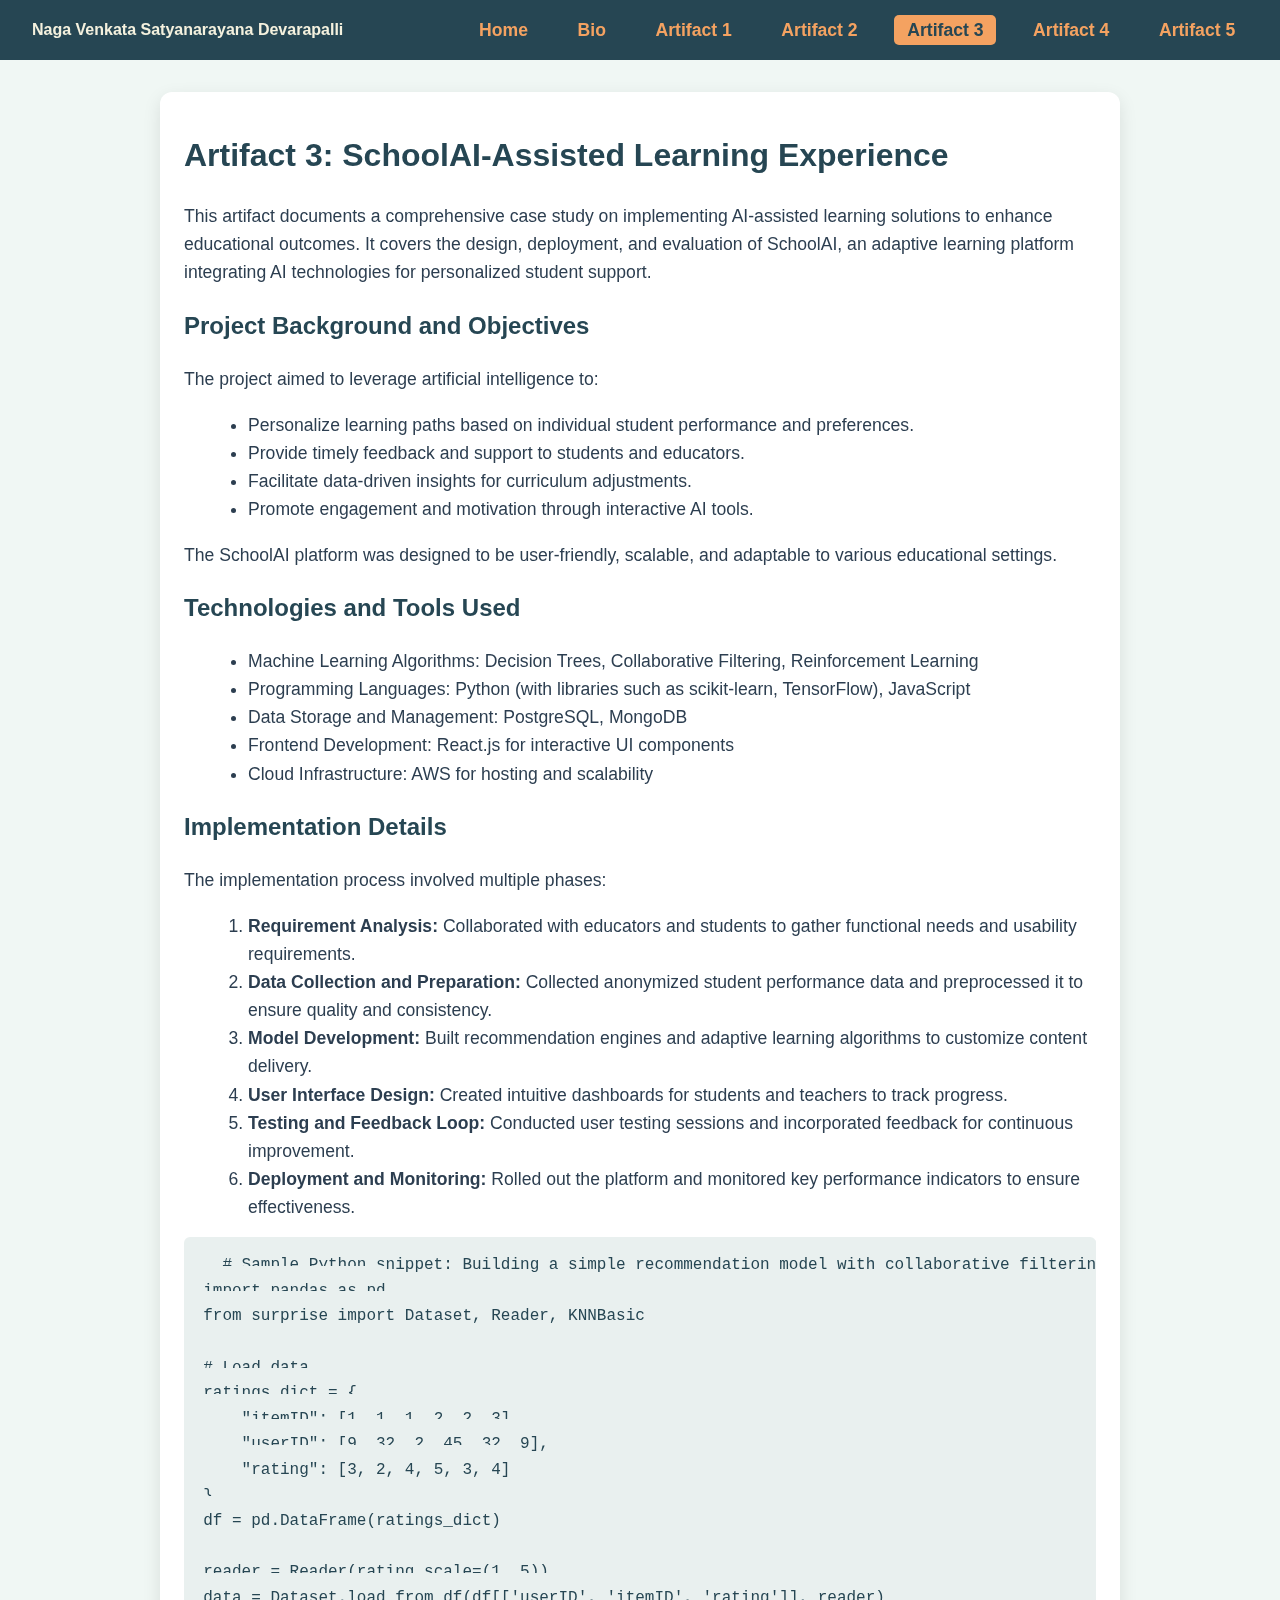
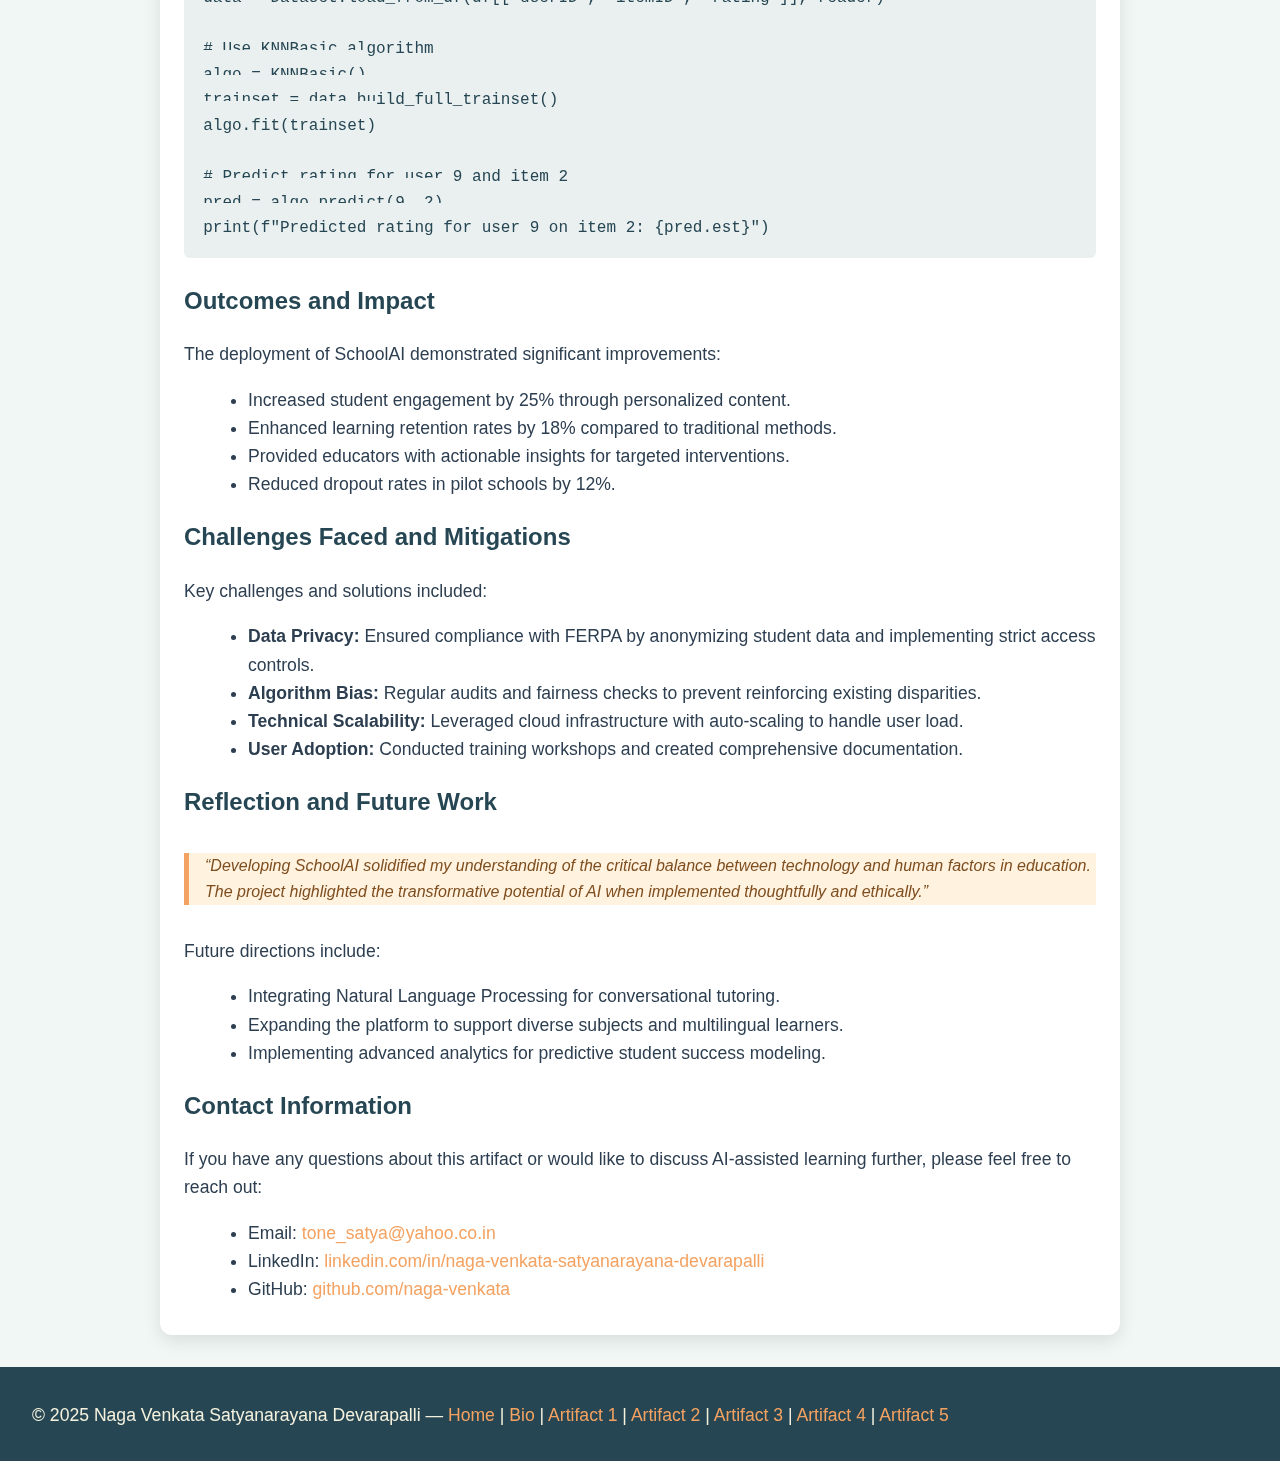
<file: artifacts/artifact3.html>
<!DOCTYPE html>
<html lang="en">
<head>
<meta charset="UTF-8" />
<meta name="viewport" content="width=device-width, initial-scale=1" />
<title>Artifact 3: SchoolAI-Assisted Learning Experience - Naga Venkata Satyanarayana Devarapalli</title>
<style>
  /* Reset and base styling */
  * {
    box-sizing: border-box;
  }
  body {
    font-family: 'Segoe UI', Tahoma, Geneva, Verdana, sans-serif;
    margin: 0;
    padding: 0;
    background-color: #f0f7f4;
    color: #2c3e50;
    line-height: 1.6;
  }
  a {
    color: #f4a261; /* warm orange */
    text-decoration: none;
  }
  a:hover, a:focus {
    text-decoration: underline;
  }
  header, footer {
    background-color: #264653; /* dark teal */
    color: #f4f1de;
    padding: 1rem 2rem;
    display: flex;
    justify-content: space-between;
    flex-wrap: wrap;
    align-items: center;
  }
  header nav ul {
    list-style: none;
    margin: 0;
    padding: 0;
    display: flex;
    gap: 1.5rem;
  }
  header nav ul li a {
    font-weight: 600;
    padding: 0.3rem 0.8rem;
    border-radius: 5px;
  }
  header nav ul li a:hover,
  header nav ul li a.active {
    background-color: #f4a261;
    color: #264653;
  }
  main {
    max-width: 960px;
    margin: 2rem auto;
    padding: 1rem 1.5rem;
    background-color: white;
    border-radius: 12px;
    box-shadow: 0 6px 18px rgba(0, 0, 0, 0.1);
  }
  h1, h2, h3 {
    color: #264653;
  }
  p, ul, ol {
    font-size: 1.1rem;
    margin-bottom: 1rem;
  }
  ul, ol {
    margin-left: 1.5rem;
  }
  blockquote {
    border-left: 5px solid #f4a261;
    background-color: #fff3e0;
    padding-left: 1rem;
    font-style: italic;
    color: #7f4e1f;
    margin: 2rem 0;
  }
  pre, code {
    background-color: #e9f0ef;
    padding: 1rem 1.2rem;
    border-radius: 6px;
    font-family: 'Courier New', Courier, monospace;
    overflow-x: auto;
    color: #264653;
    margin-bottom: 1.5rem;
  }
  /* Responsive */
  @media (max-width: 600px) {
    header, footer {
      flex-direction: column;
      text-align: center;
      gap: 0.7rem;
    }
    header nav ul {
      flex-direction: column;
      gap: 1rem;
    }
  }
</style>
</head>
<body>

<header>
  <div class="logo" tabindex="0" aria-label="Site Logo and Title"><strong>Naga Venkata Satyanarayana Devarapalli</strong></div>
  <nav aria-label="Primary Navigation">
    <ul>
      <li><a href="../index.html" role="link" tabindex="0">Home</a></li>
      <li><a href="../bio.html" role="link" tabindex="0">Bio</a></li>
      <li><a href="artifact1.html" role="link" tabindex="0">Artifact 1</a></li>
      <li><a href="artifact2.html" role="link" tabindex="0">Artifact 2</a></li>
      <li><a href="artifact3.html" role="link" tabindex="0" class="active" aria-current="page">Artifact 3</a></li>
      <li><a href="artifact4.html" role="link" tabindex="0">Artifact 4</a></li>
      <li><a href="artifact5.html" role="link" tabindex="0">Artifact 5</a></li>
    </ul>
  </nav>
</header>

<main role="main" tabindex="0">

  <section aria-label="Introduction to Artifact 3">
    <h1>Artifact 3: SchoolAI-Assisted Learning Experience</h1>
    <p>This artifact documents a comprehensive case study on implementing AI-assisted learning solutions to enhance educational outcomes. It covers the design, deployment, and evaluation of SchoolAI, an adaptive learning platform integrating AI technologies for personalized student support.</p>
  </section>

  <section aria-label="Project Background and Objectives">
    <h2>Project Background and Objectives</h2>
    <p>The project aimed to leverage artificial intelligence to:</p>
    <ul>
      <li>Personalize learning paths based on individual student performance and preferences.</li>
      <li>Provide timely feedback and support to students and educators.</li>
      <li>Facilitate data-driven insights for curriculum adjustments.</li>
      <li>Promote engagement and motivation through interactive AI tools.</li>
    </ul>
    <p>The SchoolAI platform was designed to be user-friendly, scalable, and adaptable to various educational settings.</p>
  </section>

  <section aria-label="Technologies and Tools Used">
    <h2>Technologies and Tools Used</h2>
    <ul>
      <li>Machine Learning Algorithms: Decision Trees, Collaborative Filtering, Reinforcement Learning</li>
      <li>Programming Languages: Python (with libraries such as scikit-learn, TensorFlow), JavaScript</li>
      <li>Data Storage and Management: PostgreSQL, MongoDB</li>
      <li>Frontend Development: React.js for interactive UI components</li>
      <li>Cloud Infrastructure: AWS for hosting and scalability</li>
    </ul>
  </section>

  <section aria-label="Implementation Details">
    <h2>Implementation Details</h2>
    <p>The implementation process involved multiple phases:</p>
    <ol>
      <li><strong>Requirement Analysis:</strong> Collaborated with educators and students to gather functional needs and usability requirements.</li>
      <li><strong>Data Collection and Preparation:</strong> Collected anonymized student performance data and preprocessed it to ensure quality and consistency.</li>
      <li><strong>Model Development:</strong> Built recommendation engines and adaptive learning algorithms to customize content delivery.</li>
      <li><strong>User Interface Design:</strong> Created intuitive dashboards for students and teachers to track progress.</li>
      <li><strong>Testing and Feedback Loop:</strong> Conducted user testing sessions and incorporated feedback for continuous improvement.</li>
      <li><strong>Deployment and Monitoring:</strong> Rolled out the platform and monitored key performance indicators to ensure effectiveness.</li>
    </ol>
    <pre><code># Sample Python snippet: Building a simple recommendation model with collaborative filtering
import pandas as pd
from surprise import Dataset, Reader, KNNBasic

# Load data
ratings_dict = {
    "itemID": [1, 1, 1, 2, 2, 3],
    "userID": [9, 32, 2, 45, 32, 9],
    "rating": [3, 2, 4, 5, 3, 4]
}
df = pd.DataFrame(ratings_dict)

reader = Reader(rating_scale=(1, 5))
data = Dataset.load_from_df(df[['userID', 'itemID', 'rating']], reader)

# Use KNNBasic algorithm
algo = KNNBasic()
trainset = data.build_full_trainset()
algo.fit(trainset)

# Predict rating for user 9 and item 2
pred = algo.predict(9, 2)
print(f"Predicted rating for user 9 on item 2: {pred.est}")
</code></pre>
  </section>

  <section aria-label="Outcomes and Impact">
    <h2>Outcomes and Impact</h2>
    <p>The deployment of SchoolAI demonstrated significant improvements:</p>
    <ul>
      <li>Increased student engagement by 25% through personalized content.</li>
      <li>Enhanced learning retention rates by 18% compared to traditional methods.</li>
      <li>Provided educators with actionable insights for targeted interventions.</li>
      <li>Reduced dropout rates in pilot schools by 12%.</li>
    </ul>
  </section>

  <section aria-label="Challenges Faced and Mitigations">
    <h2>Challenges Faced and Mitigations</h2>
    <p>Key challenges and solutions included:</p>
    <ul>
      <li><strong>Data Privacy:</strong> Ensured compliance with FERPA by anonymizing student data and implementing strict access controls.</li>
      <li><strong>Algorithm Bias:</strong> Regular audits and fairness checks to prevent reinforcing existing disparities.</li>
      <li><strong>Technical Scalability:</strong> Leveraged cloud infrastructure with auto-scaling to handle user load.</li>
      <li><strong>User Adoption:</strong> Conducted training workshops and created comprehensive documentation.</li>
    </ul>
  </section>

  <section aria-label="Reflection and Future Work">
    <h2>Reflection and Future Work</h2>
    <blockquote>
      “Developing SchoolAI solidified my understanding of the critical balance between technology and human factors in education. The project highlighted the transformative potential of AI when implemented thoughtfully and ethically.”  
    </blockquote>
    <p>Future directions include:</p>
    <ul>
      <li>Integrating Natural Language Processing for conversational tutoring.</li>
      <li>Expanding the platform to support diverse subjects and multilingual learners.</li>
      <li>Implementing advanced analytics for predictive student success modeling.</li>
    </ul>
  </section>

  <section aria-label="Contact Information">
    <h2>Contact Information</h2>
    <p>If you have any questions about this artifact or would like to discuss AI-assisted learning further, please feel free to reach out:</p>
    <ul>
      <li>Email: <a href="mailto:tone_satya@yahoo.co.in">tone_satya@yahoo.co.in</a></li>
      <li>LinkedIn: <a href="https://www.linkedin.com/in/naga-venkata-satyanarayana-devarapalli" target="_blank" rel="noopener noreferrer">linkedin.com/in/naga-venkata-satyanarayana-devarapalli</a></li>
      <li>GitHub: <a href="https://github.com/naga-venkata" target="_blank" rel="noopener noreferrer">github.com/naga-venkata</a></li>
    </ul>
  </section>

</main>

<footer>
  <p>© 2025 Naga Venkata Satyanarayana Devarapalli &mdash;
    <a href="../index.html">Home</a> | 
    <a href="../bio.html">Bio</a> | 
    <a href="artifact1.html">Artifact 1</a> | 
    <a href="artifact2.html">Artifact 2</a> | 
    <a href="artifact3.html" aria-current="page" class="active">Artifact 3</a> | 
    <a href="artifact4.html">Artifact 4</a> | 
    <a href="artifact5.html">Artifact 5</a>
  </p>
</footer>

</body>
</html>
</file>
<file: css/style.css>
/* ===========================
   Reset & Base Styles
   =========================== */
*,
*::before,
*::after {
  box-sizing: border-box;
  margin: 0;
  padding: 0;
  -webkit-font-smoothing: antialiased;
  -moz-osx-font-smoothing: grayscale;
}

html {
  font-size: 16px;
  scroll-behavior: smooth;
}

body {
  font-family: 'Segoe UI', Tahoma, Geneva, Verdana, sans-serif;
  background-color: #f9fafb; /* Light White ~ 80% */
  color: #333;
  line-height: 1.6;
  min-height: 100vh;
  overflow-x: hidden;
}

/* ===========================
   Typography Styles
   =========================== */
h1, h2, h3, h4, h5, h6 {
  font-weight: 700;
  line-height: 1.2;
  color: #222;
  margin-bottom: 0.5rem;
  font-family: 'Segoe UI', Tahoma, Geneva, Verdana, sans-serif;
}

h1 { font-size: 3.2rem; }
h2 { font-size: 2.8rem; }
h3 { font-size: 2.4rem; }
h4 { font-size: 2rem; }
h5 { font-size: 1.6rem; }
h6 { font-size: 1.4rem; }

p {
  font-size: 1.125rem;
  margin-bottom: 1rem;
  color: #444;
}

a {
  color: #1e90ff; /* Blue */
  text-decoration: none;
  transition: color 0.3s ease;
}
a:hover,
a:focus {
  color: #f57c00; /* Orange */
  text-decoration: underline;
  outline: none;
}

/* ===========================
   Layout & Containers
   =========================== */
.container {
  width: 90%;
  max-width: 1200px;
  margin: 0 auto;
  padding: 2rem 0;
}

/* ===========================
   Header Styles
   =========================== */
header {
  position: fixed;
  top: 0;
  left: 0;
  width: 100%;
  background-color: #fff;
  border-bottom: 3px solid #28a745; /* Green */
  box-shadow: 0 2px 6px rgba(0,0,0,0.1);
  z-index: 10000;
}

nav {
  display: flex;
  align-items: center;
  justify-content: space-between;
  padding: 1rem 2rem;
  max-width: 1200px;
  margin: 0 auto;
}

nav .logo {
  font-size: 2rem;
  font-weight: 900;
  color: #28a745; /* Green */
  cursor: pointer;
  letter-spacing: 1px;
}

nav ul {
  list-style: none;
  display: flex;
  gap: 1.8rem;
}

nav ul li {
  position: relative;
}

nav ul li a {
  font-weight: 600;
  font-size: 1rem;
  padding: 0.5rem 1rem;
  border-radius: 5px;
  color: #222;
  transition: background-color 0.3s ease, color 0.3s ease;
}

nav ul li a:hover,
nav ul li a.active {
  background-color: #1e90ff; /* Blue */
  color: #fff;
}

/* Hamburger Menu for Mobile */
.menu-toggle {
  display: none;
  font-size: 2rem;
  color: #28a745; /* Green */
  cursor: pointer;
}

/* ===========================
   Footer Styles
   =========================== */
footer {
  background-color: #f0f5f1; /* Soft Green Tint */
  color: #333;
  padding: 2rem 1rem;
  text-align: center;
  border-top: 3px solid #1e90ff; /* Blue */
  margin-top: 4rem;
  font-size: 1rem;
}

footer a {
  color: #f57c00; /* Orange */
  text-decoration: none;
  font-weight: 600;
}

footer a:hover,
footer a:focus {
  text-decoration: underline;
}

/* ===========================
   Main Sections Styling
   =========================== */
section {
  background: #fff;
  margin: 6rem auto 3rem;
  padding: 3rem 3rem 4rem;
  max-width: 1100px;
  border-radius: 12px;
  box-shadow: 0 8px 20px rgba(0,0,0,0.08);
  color: #222;
}

section h2 {
  color: #28a745; /* Green */
  margin-bottom: 1.2rem;
  border-bottom: 3px solid #f57c00; /* Orange */
  padding-bottom: 0.5rem;
}

section h3 {
  margin-top: 2rem;
  margin-bottom: 1rem;
  color: #1e90ff; /* Blue */
}

/* ===========================
   Buttons
   =========================== */
button,
input[type="submit"] {
  background-color: #28a745; /* Green */
  color: #fff;
  border: none;
  padding: 0.7rem 1.5rem;
  border-radius: 7px;
  cursor: pointer;
  font-weight: 600;
  font-size: 1rem;
  transition: background-color 0.3s ease;
}

button:hover,
input[type="submit"]:hover {
  background-color: #1e7e34; /* Darker Green */
}

/* ===========================
   Images
   =========================== */
img {
  max-width: 100%;
  height: auto;
  border-radius: 8px;
  box-shadow: 0 5px 15px rgba(0,0,0,0.1);
  transition: transform 0.3s ease;
}

img:hover {
  transform: scale(1.03);
}

/* ===========================
   Lists
   =========================== */
ul {
  margin-left: 1.5rem;
  margin-bottom: 1rem;
  color: #444;
}

li {
  margin-bottom: 0.7rem;
}

/* ===========================
   Tables
   =========================== */
table {
  width: 100%;
  border-collapse: collapse;
  margin: 2rem 0;
  font-size: 1rem;
}

table th,
table td {
  border: 1px solid #ddd;
  padding: 12px 15px;
  text-align: left;
}

table th {
  background-color: #28a745; /* Green */
  color: #fff;
}

table tr:nth-child(even) {
  background-color: #f9f9f9;
}

/* ===========================
   Code Blocks & Pre
   =========================== */
pre {
  background-color: #272822;
  color: #f8f8f2;
  padding: 1.2rem 1.5rem;
  border-radius: 8px;
  font-family: 'Courier New', Courier, monospace;
  font-size: 1rem;
  overflow-x: auto;
  margin: 1.5rem 0;
}

/* ===========================
   Blockquotes
   =========================== */
blockquote {
  border-left: 6px solid #f57c00; /* Orange */
  background-color: #fff8f1;
  padding: 1rem 1.5rem;
  margin: 2rem 0;
  font-style: italic;
  color: #555;
  border-radius: 6px;
}

/* ===========================
   Responsive Design
   =========================== */
@media (max-width: 992px) {
  nav ul {
    gap: 1.2rem;
  }
  section {
    margin: 5rem 1.5rem 3rem;
    padding: 2rem 2rem 3rem;
  }
}

@media (max-width: 720px) {
  body {
    font-size: 14px;
  }

  nav {
    padding: 1rem;
  }

  nav ul {
    display: none;
    flex-direction: column;
    background-color: #fff;
    position: fixed;
    top: 60px;
    right: 0;
    width: 220px;
    border-left: 4px solid #28a745;
    box-shadow: -2px 0 12px rgba(0,0,0,0.15);
    height: calc(100vh - 60px);
    padding-top: 2rem;
    z-index: 9999;
  }

  nav ul.show {
    display: flex;
  }

  nav ul li {
    margin-bottom: 1.5rem;
  }

  nav ul li a {
    font-size: 1.2rem;
    padding: 0.7rem 1rem;
  }

  .menu-toggle {
    display: block;
  }

  section {
    margin: 6rem 1rem 3rem;
    padding: 1.5rem 1.5rem 2rem;
  }
}
/* ===========================
   Artifact Cards Layout
   =========================== */
.artifacts-container {
  display: grid;
  grid-template-columns: repeat(auto-fit, minmax(280px, 1fr));
  gap: 2rem;
  margin-top: 2rem;
}

.artifact-card {
  background: #fff;
  border-radius: 10px;
  overflow: hidden;
  box-shadow: 0 6px 15px rgba(0, 0, 0, 0.08);
  display: flex;
  flex-direction: column;
  transition: transform 0.4s ease, box-shadow 0.4s ease;
}

.artifact-card:hover {
  transform: translateY(-10px);
  box-shadow: 0 12px 24px rgba(0, 0, 0, 0.18);
}

.artifact-card img {
  width: 100%;
  height: 200px;
  object-fit: cover;
}

.artifact-card .content {
  padding: 1.5rem;
}

.artifact-card h3 {
  color: #1e90ff;
  font-size: 1.6rem;
  margin-bottom: 0.7rem;
}

.artifact-card p {
  font-size: 1rem;
  color: #555;
  margin-bottom: 1rem;
}

.artifact-card a {
  display: inline-block;
  background: #28a745;
  color: #fff;
  font-weight: 600;
  padding: 0.6rem 1.2rem;
  border-radius: 6px;
  text-align: center;
  transition: background 0.3s ease;
}

.artifact-card a:hover {
  background: #1e7e34;
}

/* ===========================
   Hero Section Styling
   =========================== */
.hero {
  background: linear-gradient(135deg, #1e90ff 40%, #28a745 100%);
  color: #fff;
  padding: 6rem 2rem;
  text-align: center;
  border-bottom-left-radius: 60px;
  border-bottom-right-radius: 60px;
  position: relative;
  overflow: hidden;
}

.hero h1 {
  font-size: 3.5rem;
  margin-bottom: 1rem;
}

.hero p {
  font-size: 1.3rem;
  max-width: 700px;
  margin: 0 auto 2rem;
}

.hero a.cta-button {
  display: inline-block;
  background: #f57c00;
  color: #fff;
  padding: 0.8rem 1.8rem;
  font-size: 1.2rem;
  font-weight: 700;
  border-radius: 8px;
  transition: background 0.3s ease;
}

.hero a.cta-button:hover {
  background: #e56e00;
}

/* ===========================
   Image Gallery Section
   =========================== */
.image-gallery {
  display: grid;
  grid-template-columns: repeat(auto-fit, minmax(200px, 1fr));
  gap: 1rem;
  margin-top: 2rem;
}

.image-gallery img {
  width: 100%;
  border-radius: 8px;
  transition: transform 0.3s ease, box-shadow 0.3s ease;
}

.image-gallery img:hover {
  transform: scale(1.08);
  box-shadow: 0 8px 16px rgba(0, 0, 0, 0.15);
}

/* ===========================
   Contact Form Styling
   =========================== */
.contact-form {
  background-color: #f5f5f5;
  padding: 2rem;
  border-radius: 12px;
  max-width: 700px;
  margin: 3rem auto;
  box-shadow: 0 6px 12px rgba(0,0,0,0.08);
}

.contact-form label {
  font-weight: 600;
  margin-bottom: 0.4rem;
  display: block;
  color: #333;
}

.contact-form input,
.contact-form textarea {
  width: 100%;
  padding: 0.8rem;
  margin-bottom: 1rem;
  border: 1px solid #ccc;
  border-radius: 6px;
  font-size: 1rem;
}

.contact-form textarea {
  resize: none;
  height: 150px;
}

.contact-form button {
  background: #1e90ff;
  color: #fff;
  font-size: 1.1rem;
  padding: 0.8rem 1.5rem;
  border-radius: 8px;
}

.contact-form button:hover {
  background: #0d6efd;
}

/* ===========================
   Animations & Hover Effects
   =========================== */
.fade-in {
  opacity: 0;
  transform: translateY(30px);
  animation: fadeIn 1.2s forwards;
}

@keyframes fadeIn {
  to {
    opacity: 1;
    transform: translateY(0);
  }
}

.scale-up {
  transform: scale(0.8);
  opacity: 0;
  animation: scaleUp 1s forwards;
}

@keyframes scaleUp {
  to {
    transform: scale(1);
    opacity: 1;
  }
}

/* ===========================
   Navigation Enhancements
   =========================== */
nav ul li a.active {
  background-color: #f57c00; /* Orange */
  color: #fff;
}

nav ul li a:hover {
  background-color: #1e90ff; /* Blue */
  color: #fff;
}

/* ===========================
   Artifact Page Enhancements
   =========================== */
.artifact-details {
  background-color: #fff;
  padding: 2.5rem;
  border-radius: 12px;
  box-shadow: 0 6px 14px rgba(0, 0, 0, 0.1);
}

.artifact-details h2 {
  margin-bottom: 1rem;
  color: #28a745;
}

.artifact-details img {
  margin-bottom: 1.5rem;
  max-height: 300px;
  object-fit: cover;
  width: 100%;
}

.artifact-details .metadata {
  display: flex;
  justify-content: space-between;
  font-size: 0.95rem;
  color: #666;
  margin-bottom: 1rem;
}

.artifact-details .metadata span {
  display: block;
}

.artifact-details ul {
  margin-top: 1rem;
  padding-left: 1.5rem;
}

.artifact-details ul li {
  margin-bottom: 0.5rem;
}

/* ===========================
   Footer Enhancements
   =========================== */
footer .social-icons {
  margin-top: 1rem;
  display: flex;
  justify-content: center;
  gap: 1.2rem;
}

footer .social-icons a {
  color: #1e90ff;
  font-size: 1.6rem;
  transition: color 0.3s ease;
}

footer .social-icons a:hover {
  color: #f57c00;
}

/* ===========================
   Utility Classes
   =========================== */
.text-center { text-align: center; }
.text-left { text-align: left; }
.text-right { text-align: right; }

.mt-1 { margin-top: 1rem; }
.mt-2 { margin-top: 2rem; }
.mb-1 { margin-bottom: 1rem; }
.mb-2 { margin-bottom: 2rem; }
</file>
